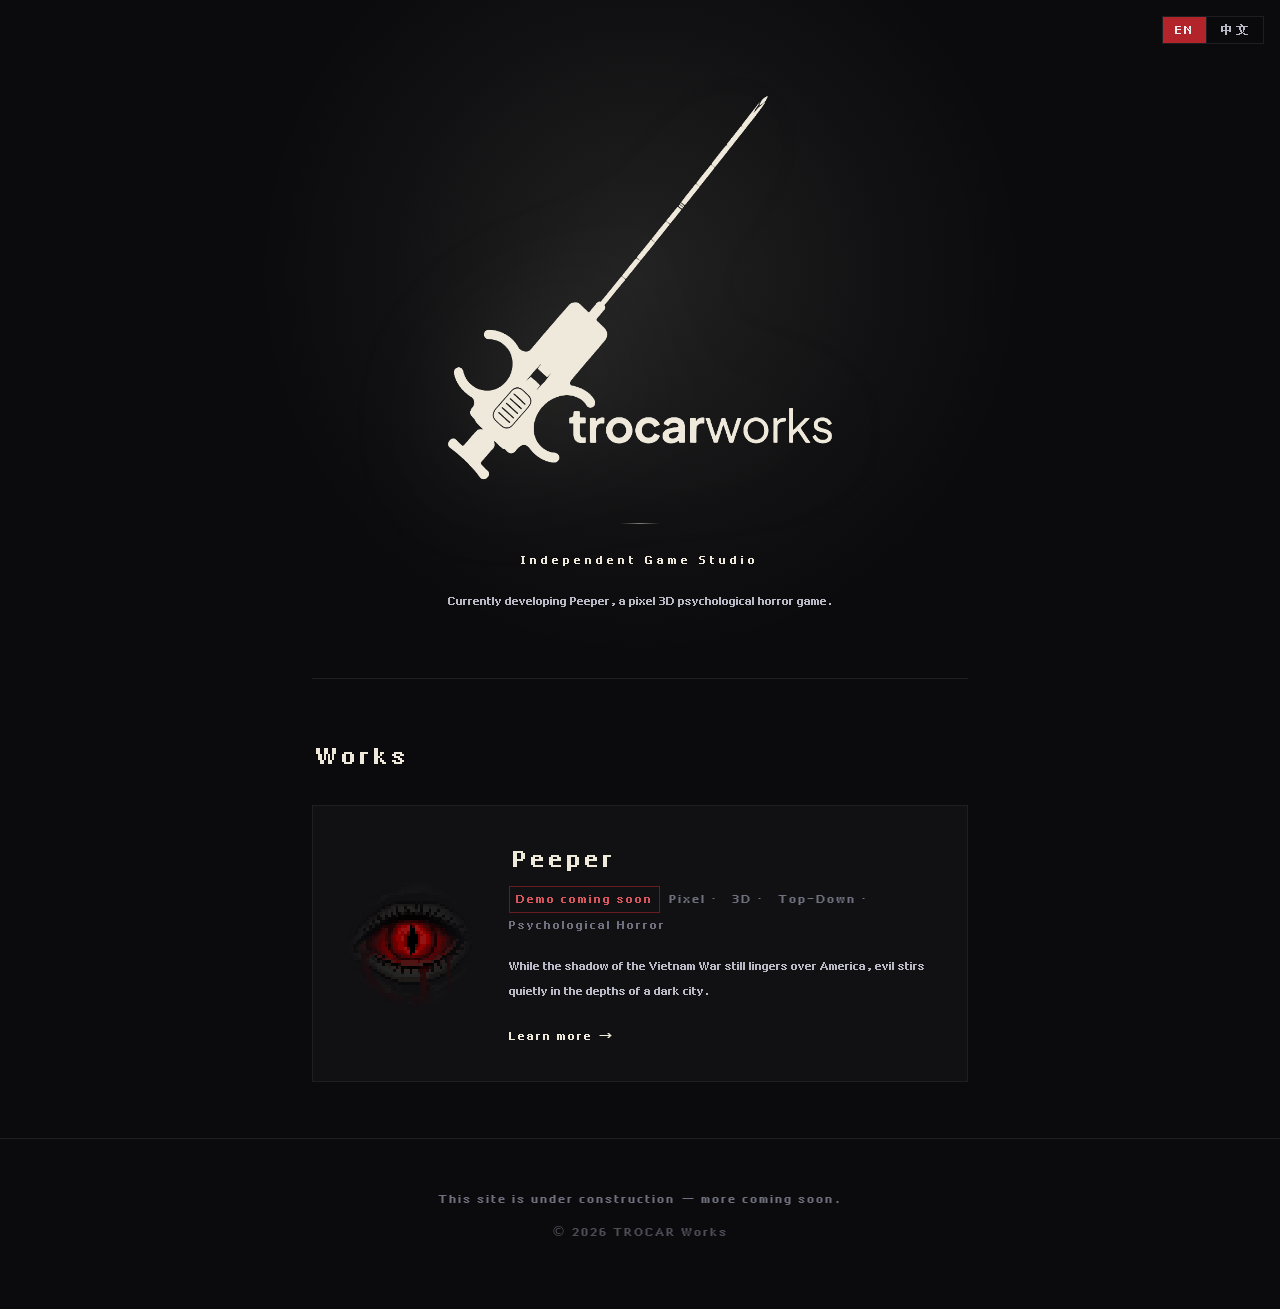
<file: index.html>
<!DOCTYPE html>
<html lang="en">
<head>
<meta charset="utf-8">
<meta name="viewport" content="width=device-width, initial-scale=1">
<meta name="google-site-verification" content="JdABJlmAXZ-i6PyS3YtTHiuFWlT9FehHPzNywDjufh8">
<title>TROCAR Works</title>
<meta name="robots" content="noindex">
<meta http-equiv="refresh" content="1; url=en/">
<script>
    /* 语言入口：手动选过（localStorage "trocar-lang" = zh|en）优先；
       否则看浏览器语言，zh 开头进 /zh/，其余进 /en/。禁用 JS 时由 meta refresh
       落到英文页。各语言页右上角的切换链接会把选择写回这个键。 */
    (function () {
        var l = '';
        try { l = localStorage.getItem('trocar-lang') || ''; } catch (e) { }
        if (l !== 'zh' && l !== 'en') {
            var b = (navigator.languages && navigator.languages[0]) || navigator.language || '';
            l = /^zh/i.test(b) ? 'zh' : 'en';
        }
        location.replace(l + '/');
    })();
</script>
</head>
<body>
<noscript>
    <a href="en/">English</a> / <a href="zh/">中文</a>
</noscript>
</body>
</html>
</file>
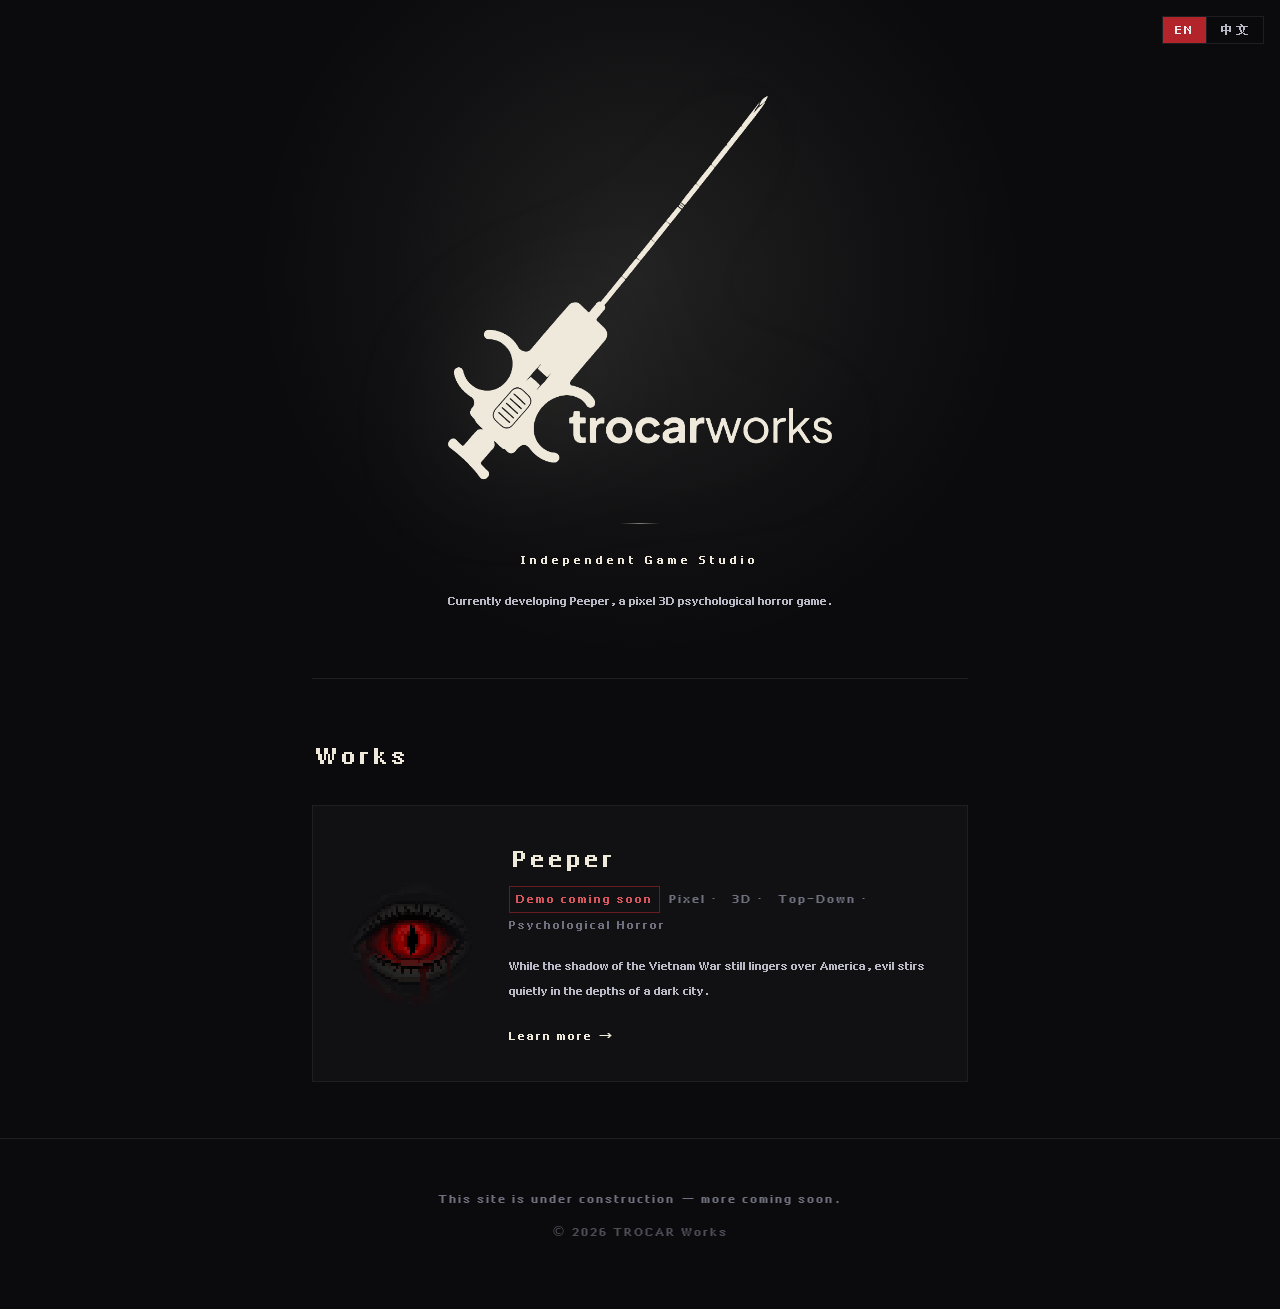
<file: en/index.html>
<!DOCTYPE html>
<html lang="en">
<head>
<meta charset="utf-8">
<meta name="viewport" content="width=device-width, initial-scale=1">
<title>TROCAR Works</title>
<meta name="description" content="TROCAR Works is an independent game studio, currently developing Peeper, a pixel 3D psychological horror game.">
<link rel="canonical" href="https://trocarworks.site/en/">
<link rel="alternate" hreflang="en" href="https://trocarworks.site/en/">
<link rel="alternate" hreflang="zh-CN" href="https://trocarworks.site/zh/">
<link rel="alternate" hreflang="x-default" href="https://trocarworks.site/">
<meta name="theme-color" content="#0b0b0d">
<link rel="icon" type="image/png" sizes="32x32" href="../assets/icons/favicon-32.png">
<link rel="icon" type="image/png" sizes="64x64" href="../assets/icons/favicon-64.png">
<link rel="apple-touch-icon" href="../assets/icons/apple-touch-icon.png">
<meta property="og:type" content="website">
<meta property="og:site_name" content="TROCAR Works">
<meta property="og:title" content="TROCAR Works">
<meta property="og:description" content="An independent game studio, currently developing Peeper, a pixel 3D psychological horror game.">
<meta property="og:url" content="https://trocarworks.site/en/">
<meta property="og:image" content="https://trocarworks.site/assets/brand/og-image.png">
<meta property="og:image:width" content="1200">
<meta property="og:image:height" content="630">
<meta property="og:locale" content="en_US">
<meta name="twitter:card" content="summary_large_image">
<link rel="preload" href="../assets/fonts/Uranus_Pixel_11Px.woff2" as="font" type="font/woff2" crossorigin>
<link rel="stylesheet" href="../assets/css/base.css">
    <link rel="stylesheet" href="../assets/css/root.css">
</head>
<body>

    <nav class="lang-switch" aria-label="Language">
        <a href="./" aria-current="page" data-lang="en">EN</a>
        <a href="../zh/" data-lang="zh">中文</a>
    </nav>
<header class="hero">
  <h1 class="reveal"><img src="../assets/brand/logo-lockup.png" alt="TROCAR Works" width="717" height="716"></h1>
  <p class="kicker reveal reveal-2">Independent Game Studio</p>
  <p class="lede reveal reveal-3">Currently developing Peeper, a pixel 3D psychological horror game.</p>
</header>

<main>
  <section class="reveal reveal-4">
    <h2>Works</h2>
    <a class="card" href="peeper/">
      <span class="thumb">
        <img src="../assets/peeper/eye.png" alt="" width="237" height="237">
      </span>
      <span class="card-body">
        <span class="card-title">Peeper</span>
        <span class="card-meta"><span class="badge">Demo coming soon</span>Pixel · 3D · Top-Down · Psychological Horror</span>
        <span class="card-desc">While the shadow of the Vietnam War still lingers over America, evil stirs quietly in the depths of a dark city.</span>
        <span class="card-more">Learn more<span class="arrow">→</span></span>
      </span>
    </a>
  </section>
</main>

<footer class="site-footer">
  <p>This site is under construction — more coming soon.</p>
  <p class="copy">© 2026 TROCAR Works</p>
</footer>

    <script src="../assets/js/lang-switch.js" defer></script>
</body>
</html>
</file>
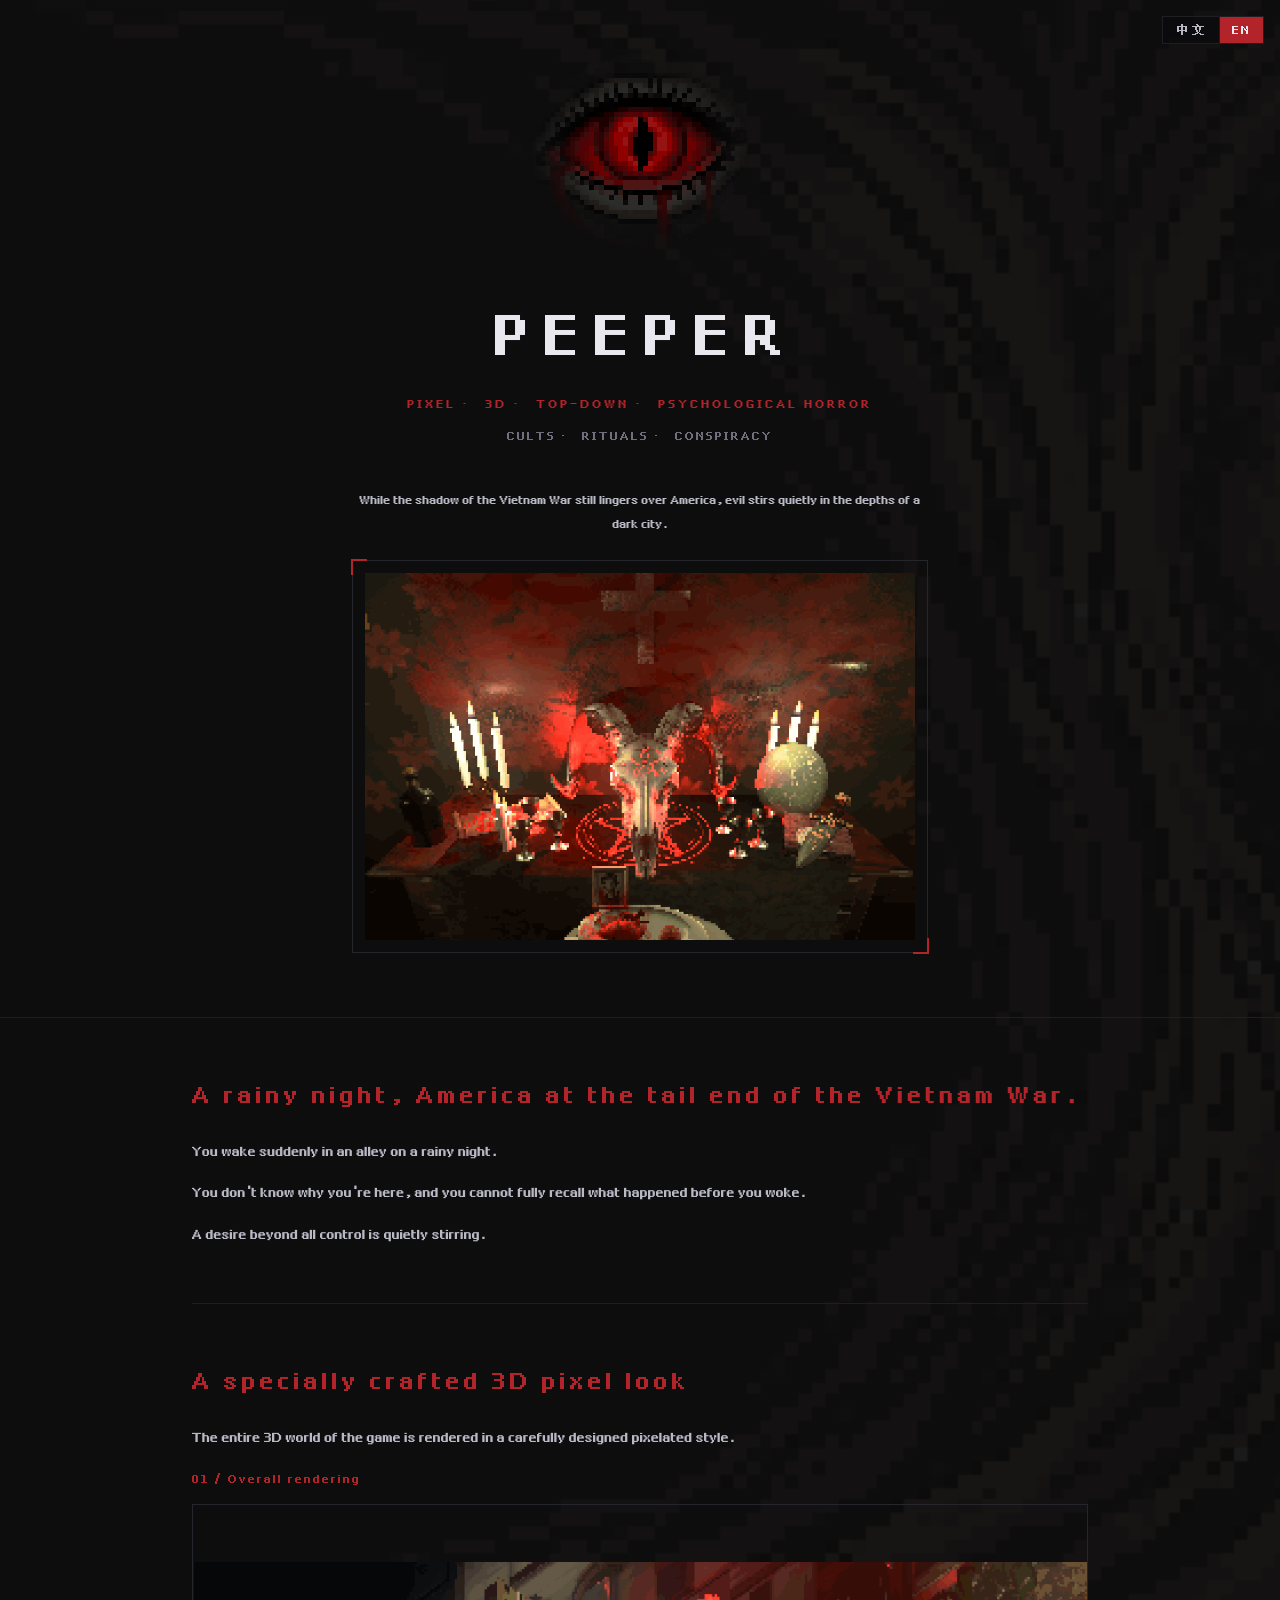
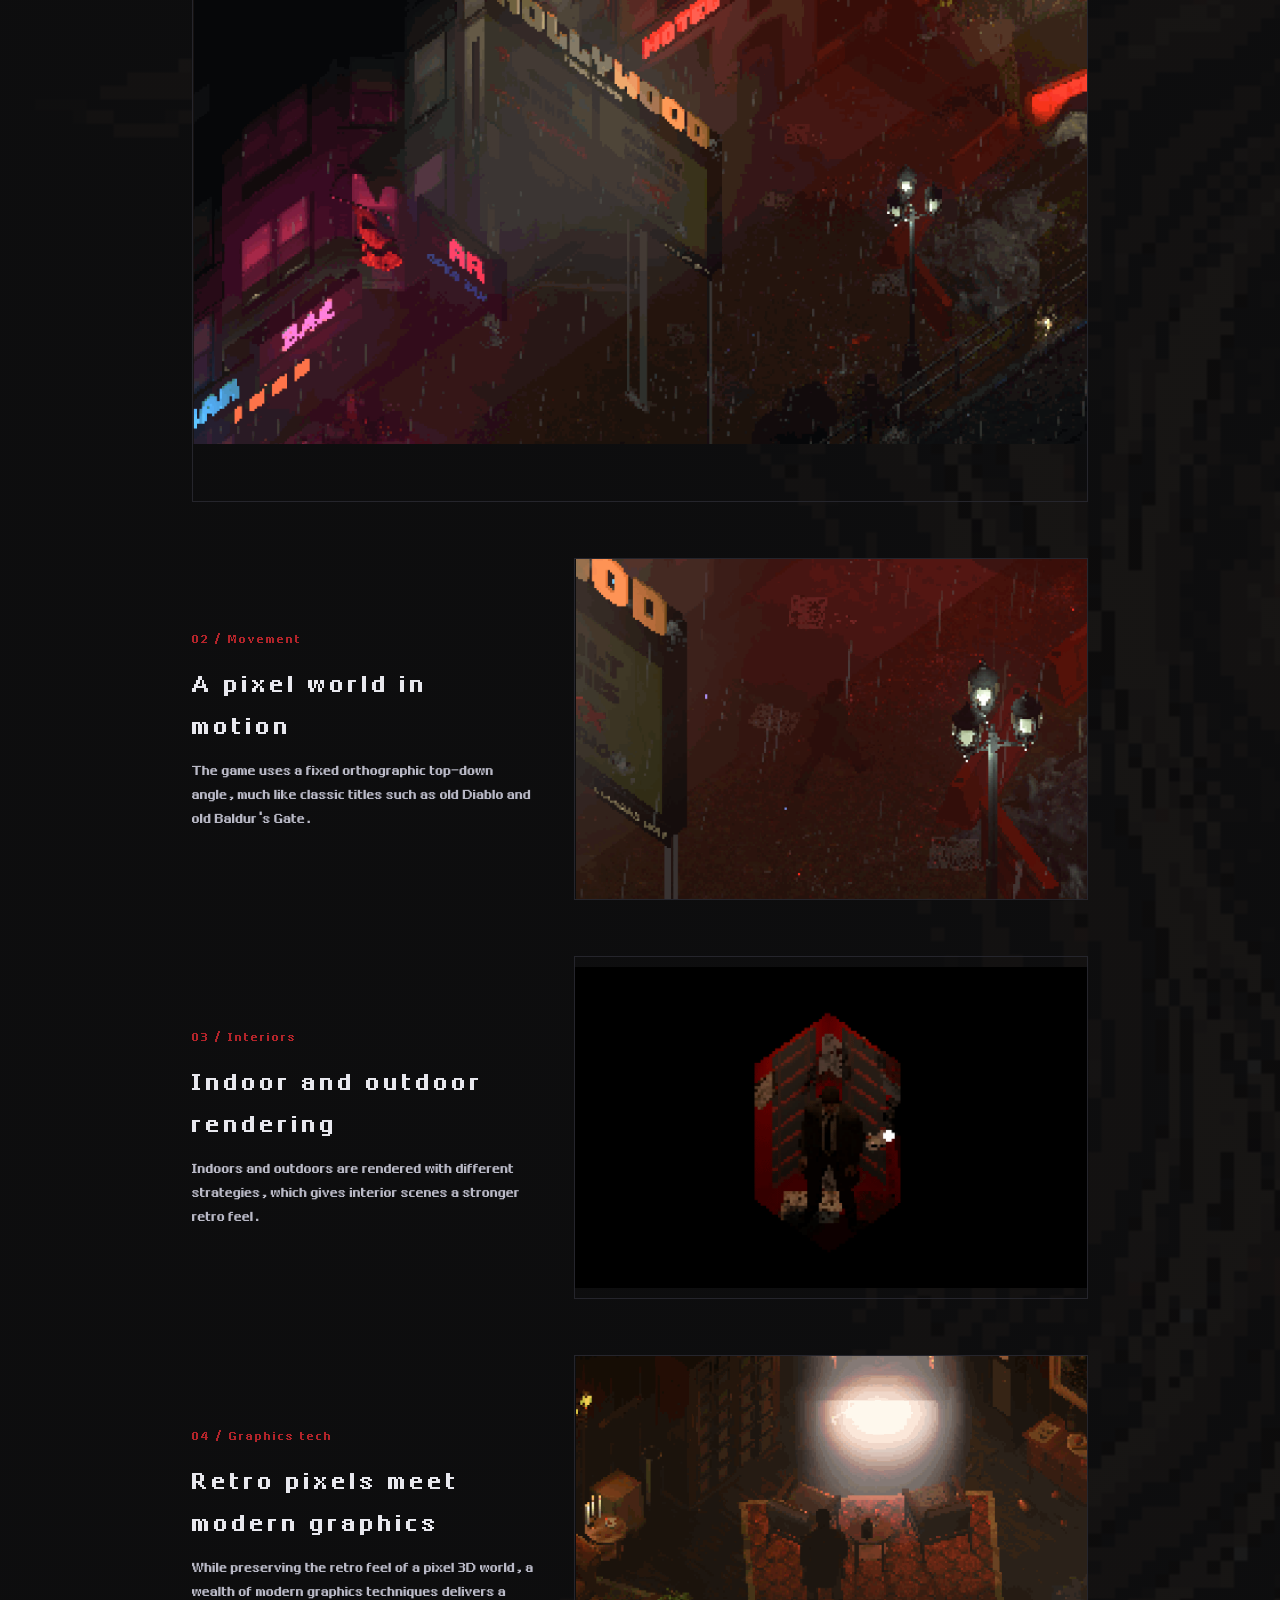
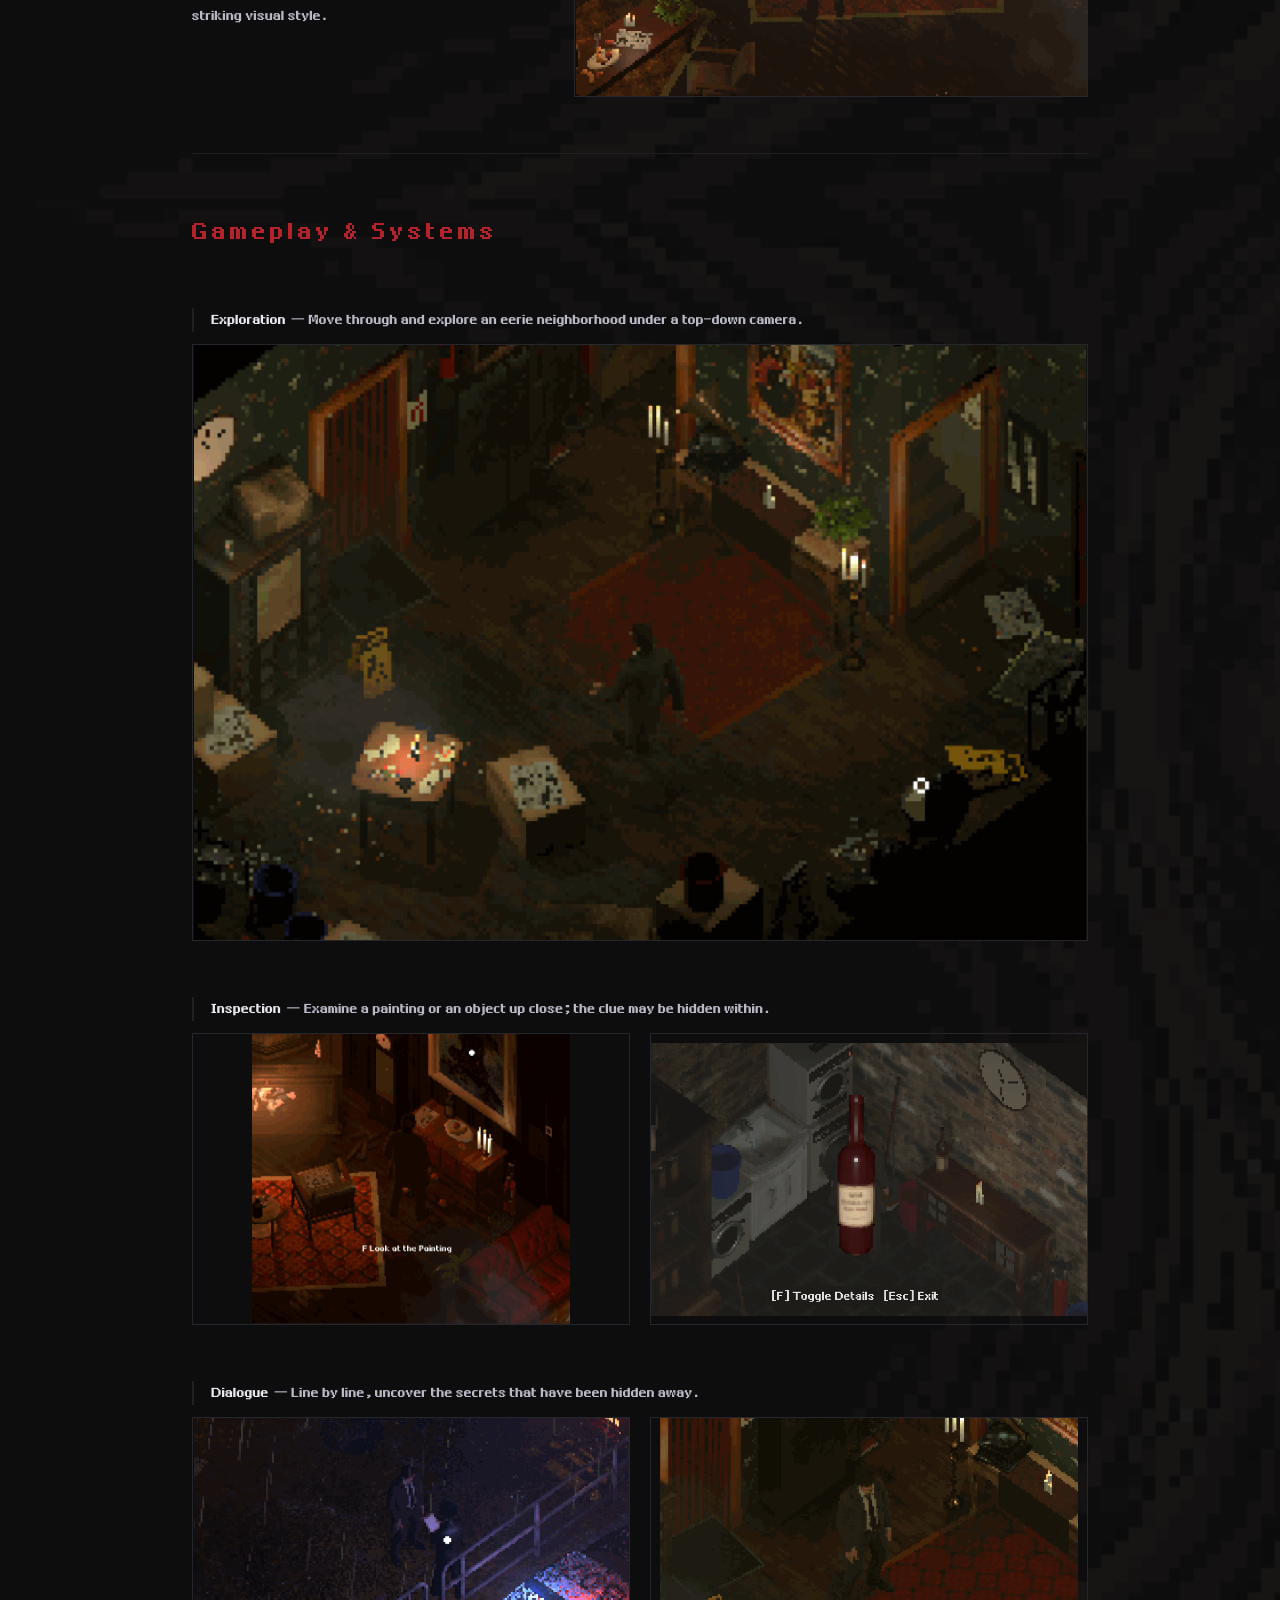
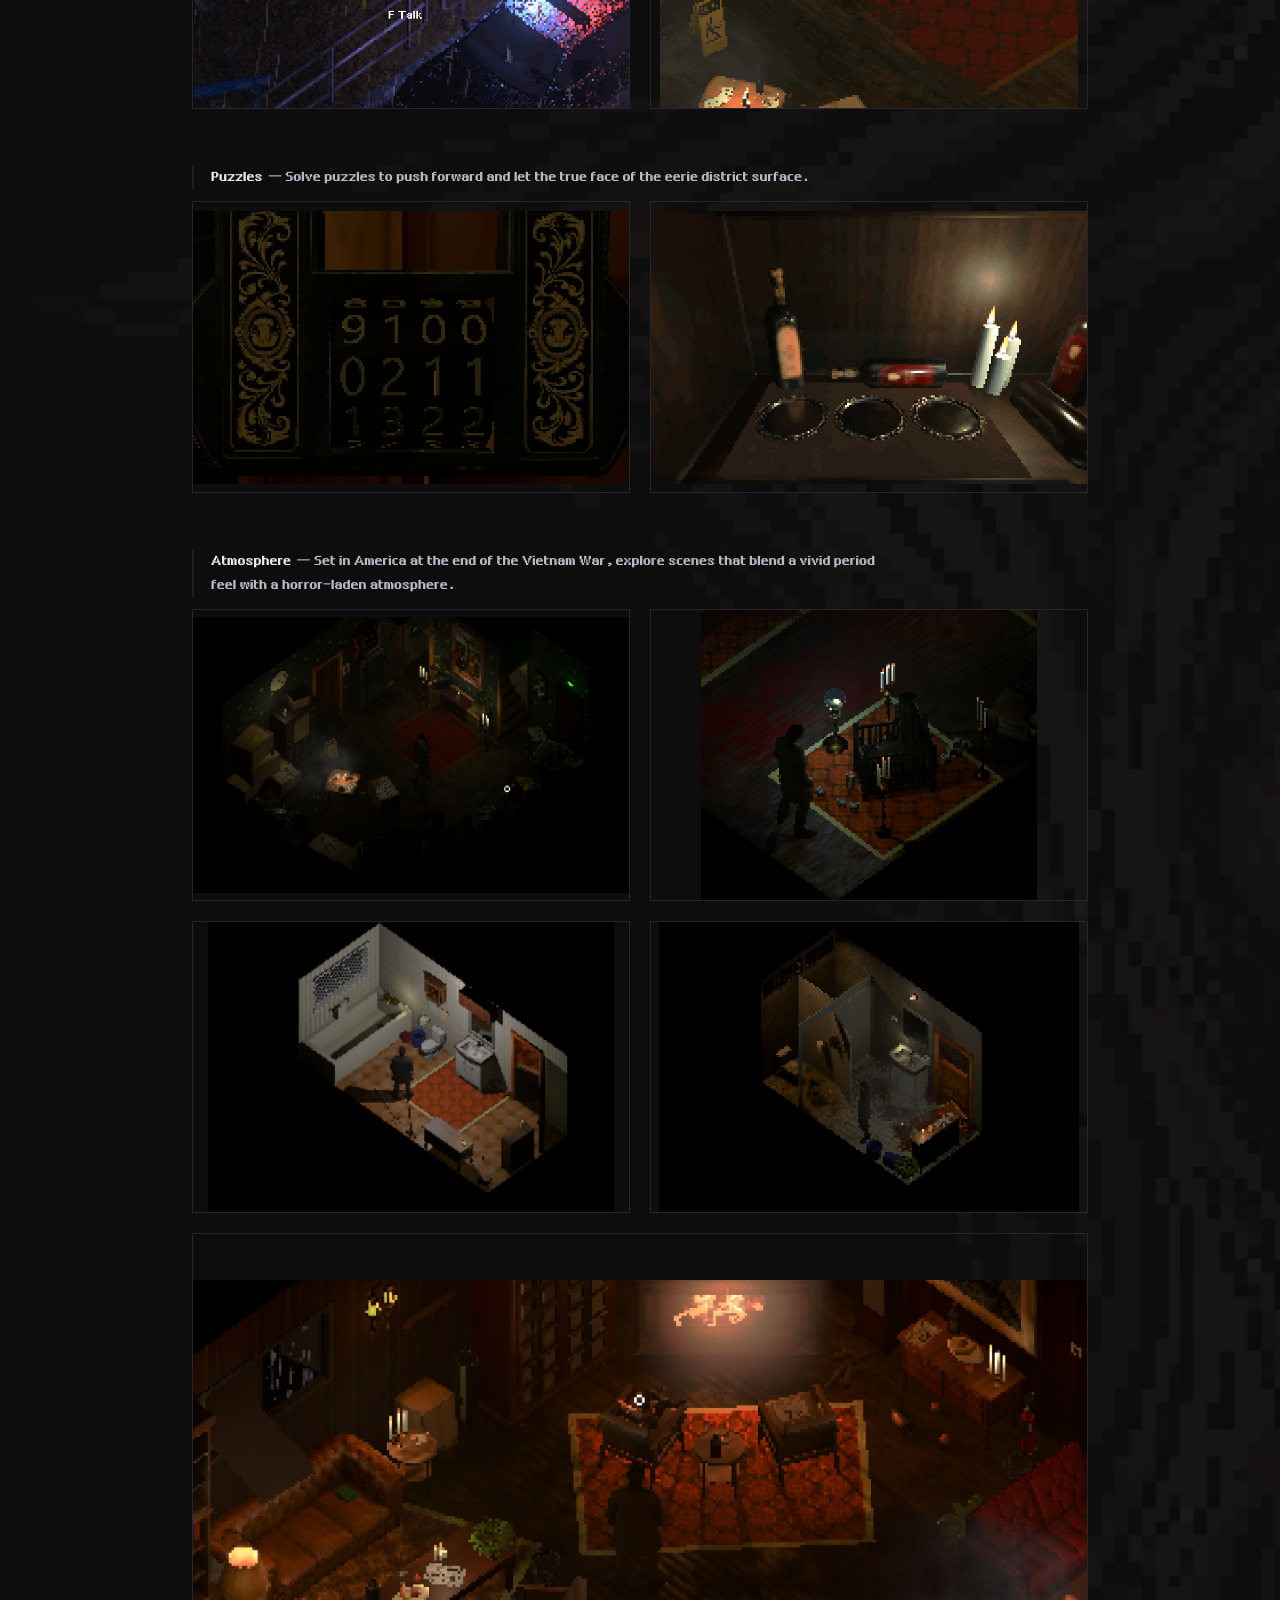
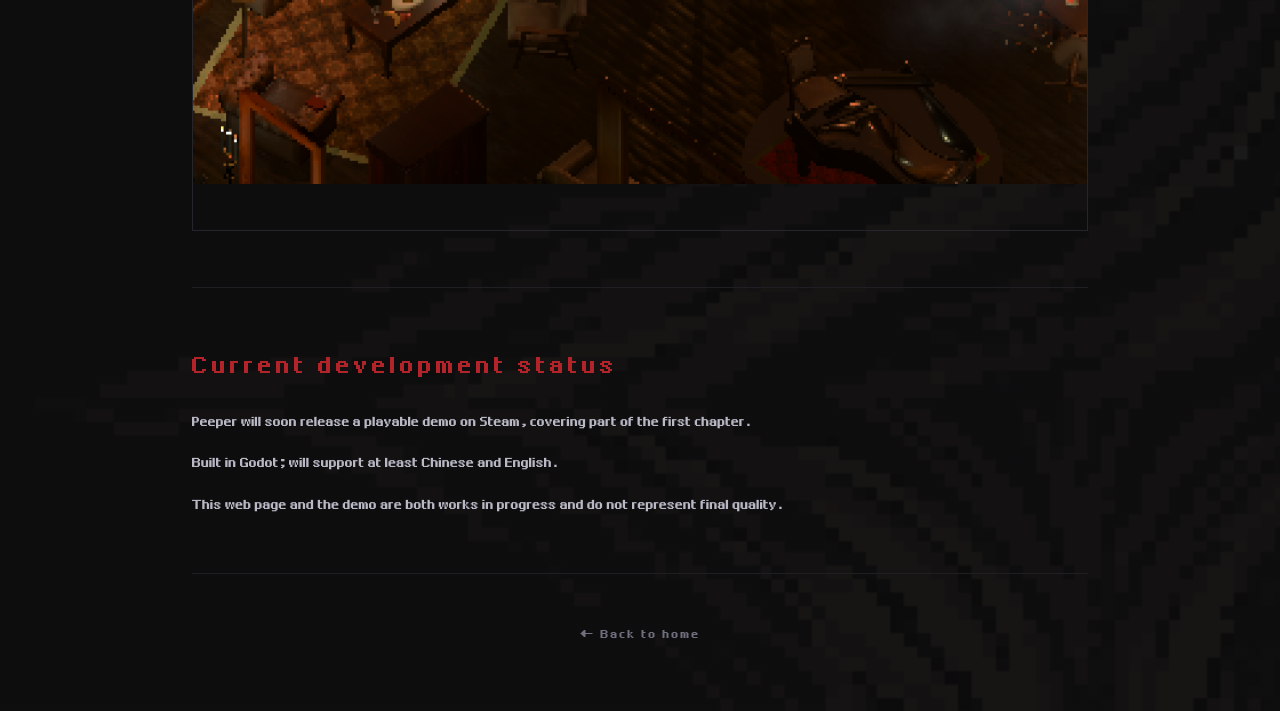
<file: Peeper/index.html>
<!DOCTYPE html>
<html lang="en">
<head>
<meta charset="utf-8">
<meta name="viewport" content="width=device-width, initial-scale=1">
<title>Peeper</title>
<meta name="robots" content="noindex">
<meta http-equiv="refresh" content="1; url=/en/peeper/">
<script>
    /* 旧地址兼容壳：/Peeper/ 曾长期对外分发（大小写以旧链接为准，故目录保留
   大写），内容已迁至 /zh/peeper/ 与 /en/peeper/，这里只做语言检测跳转。
   语言入口：手动选过（localStorage "trocar-lang" = zh|en）优先；
       否则看浏览器语言，zh 开头进 /zh/，其余进 /en/。禁用 JS 时由 meta refresh
       落到英文页。各语言页右上角的切换链接会把选择写回这个键。 */
    (function () {
        var l = '';
        try { l = localStorage.getItem('trocar-lang') || ''; } catch (e) { }
        if (l !== 'zh' && l !== 'en') {
            var b = (navigator.languages && navigator.languages[0]) || navigator.language || '';
            l = /^zh/i.test(b) ? 'zh' : 'en';
        }
        location.replace('/' + l + '/peeper/');
    })();
</script>
</head>
<body>
<noscript>
    <a href="/en/peeper/">English</a> / <a href="/zh/peeper/">中文</a>
</noscript>
</body>
</html>
</file>
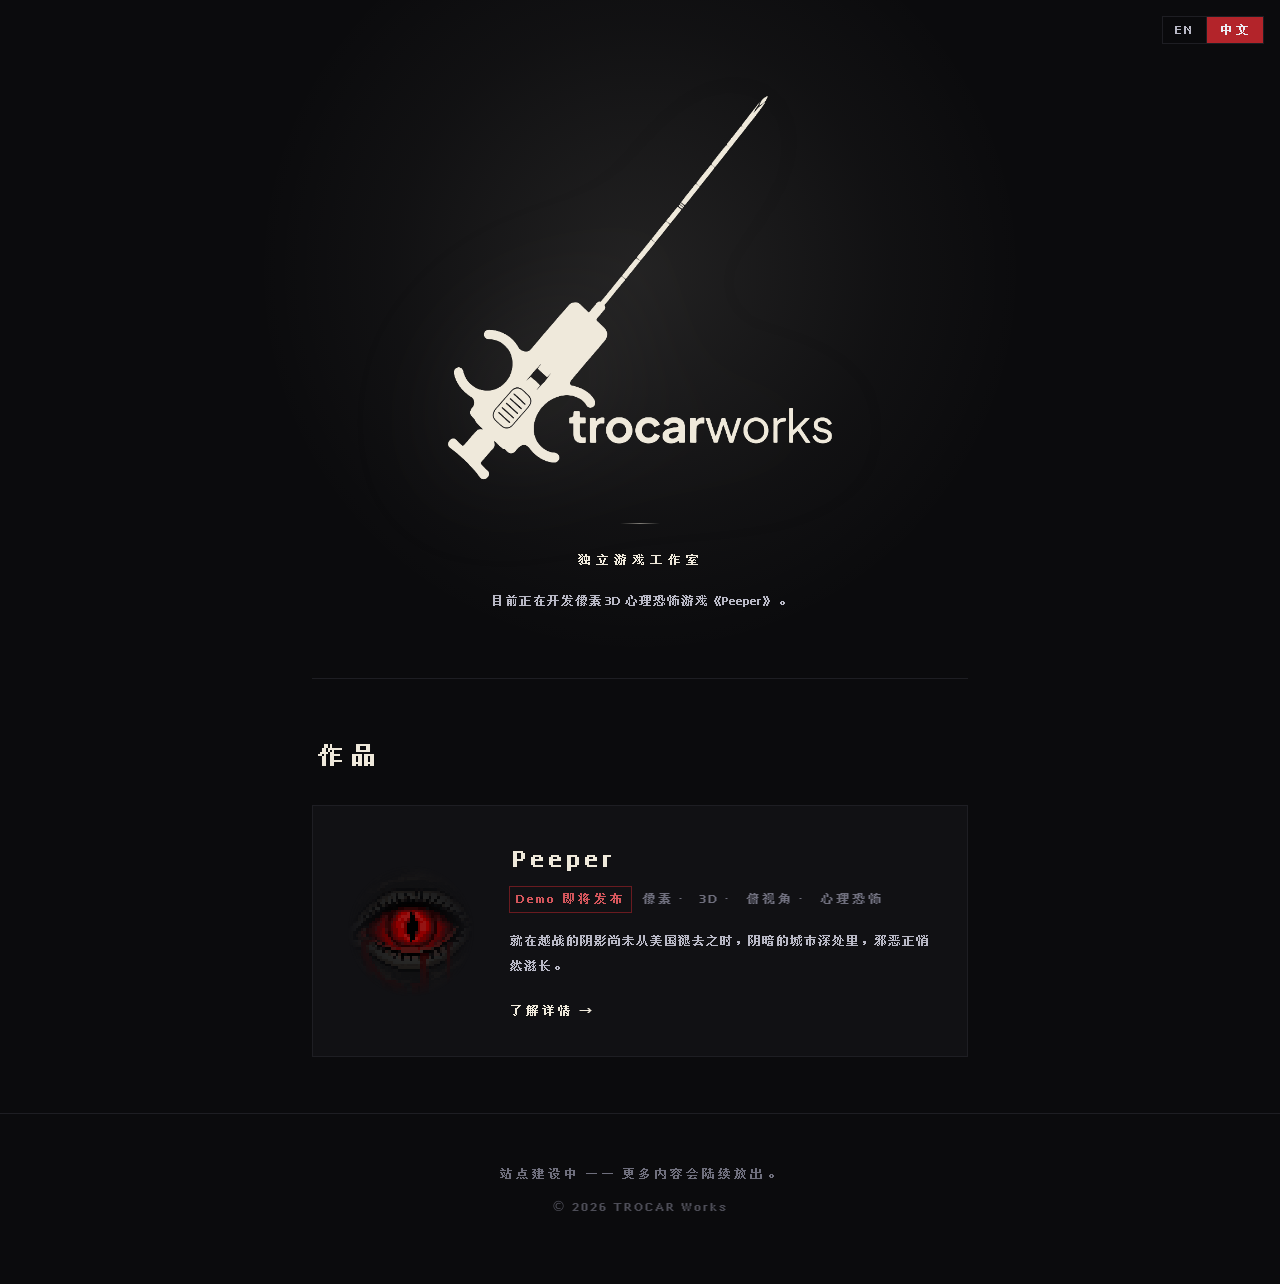
<file: zh/index.html>
<!DOCTYPE html>
<html lang="zh-CN">
<head>
<meta charset="utf-8">
<meta name="viewport" content="width=device-width, initial-scale=1">
<title>TROCAR Works</title>
<meta name="description" content="TROCAR Works 独立游戏工作室 —— 目前正在开发像素 3D 心理恐怖游戏《Peeper》。">
<link rel="canonical" href="https://trocarworks.site/zh/">
<link rel="alternate" hreflang="en" href="https://trocarworks.site/en/">
<link rel="alternate" hreflang="zh-CN" href="https://trocarworks.site/zh/">
<link rel="alternate" hreflang="x-default" href="https://trocarworks.site/">
<meta name="theme-color" content="#0b0b0d">
<link rel="icon" type="image/png" sizes="32x32" href="../assets/icons/favicon-32.png">
<link rel="icon" type="image/png" sizes="64x64" href="../assets/icons/favicon-64.png">
<link rel="apple-touch-icon" href="../assets/icons/apple-touch-icon.png">
<meta property="og:type" content="website">
<meta property="og:site_name" content="TROCAR Works">
<meta property="og:title" content="TROCAR Works">
<meta property="og:description" content="独立游戏工作室 —— 目前正在开发像素 3D 心理恐怖游戏《Peeper》。">
<meta property="og:url" content="https://trocarworks.site/zh/">
<meta property="og:image" content="https://trocarworks.site/assets/brand/og-image.png">
<meta property="og:image:width" content="1200">
<meta property="og:image:height" content="630">
<meta property="og:locale" content="zh_CN">
<meta name="twitter:card" content="summary_large_image">
<link rel="preload" href="../assets/fonts/Uranus_Pixel_11Px.woff2" as="font" type="font/woff2" crossorigin>
<link rel="stylesheet" href="../assets/css/base.css">
    <link rel="stylesheet" href="../assets/css/root.css">
</head>
<body>

    <nav class="lang-switch" aria-label="Language">
        <a href="../en/" data-lang="en">EN</a>
        <a href="./" aria-current="page" data-lang="zh">中文</a>
    </nav>
<header class="hero">
  <h1 class="reveal"><img src="../assets/brand/logo-lockup.png" alt="TROCAR Works" width="717" height="716"></h1>
  <p class="kicker reveal reveal-2">独立游戏工作室</p>
  <p class="lede reveal reveal-3">目前正在开发像素 3D 心理恐怖游戏《Peeper》。</p>
</header>

<main>
  <section class="reveal reveal-4">
    <h2>作品</h2>
    <a class="card" href="peeper/">
      <span class="thumb">
        <img src="../assets/peeper/eye.png" alt="" width="237" height="237">
      </span>
      <span class="card-body">
        <span class="card-title">Peeper</span>
        <span class="card-meta"><span class="badge">Demo 即将发布</span>像素 · 3D · 俯视角 · 心理恐怖</span>
        <span class="card-desc">就在越战的阴影尚未从美国褪去之时，阴暗的城市深处里，邪恶正悄然滋长。</span>
        <span class="card-more">了解详情<span class="arrow">→</span></span>
      </span>
    </a>
  </section>
</main>

<footer class="site-footer">
  <p>站点建设中 —— 更多内容会陆续放出。</p>
  <p class="copy">© 2026 TROCAR Works</p>
</footer>

    <script src="../assets/js/lang-switch.js" defer></script>
</body>
</html>
</file>
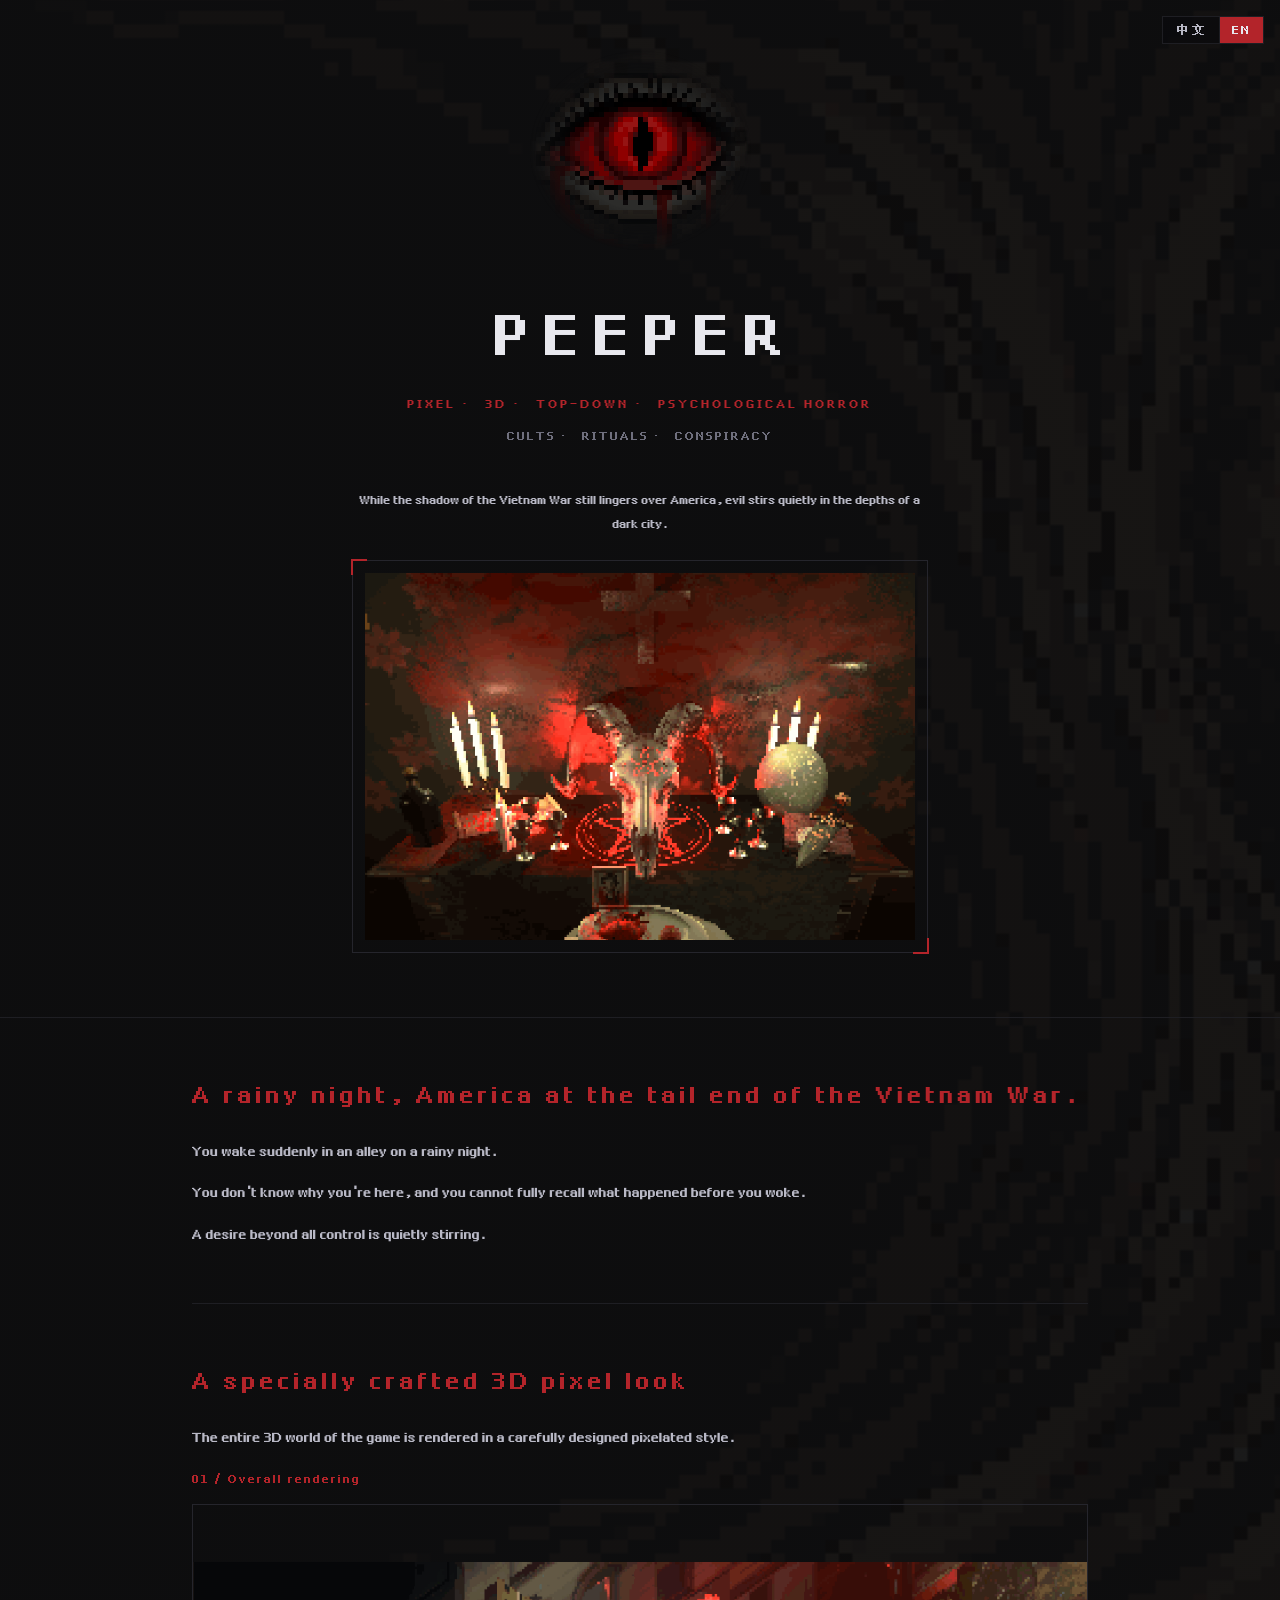
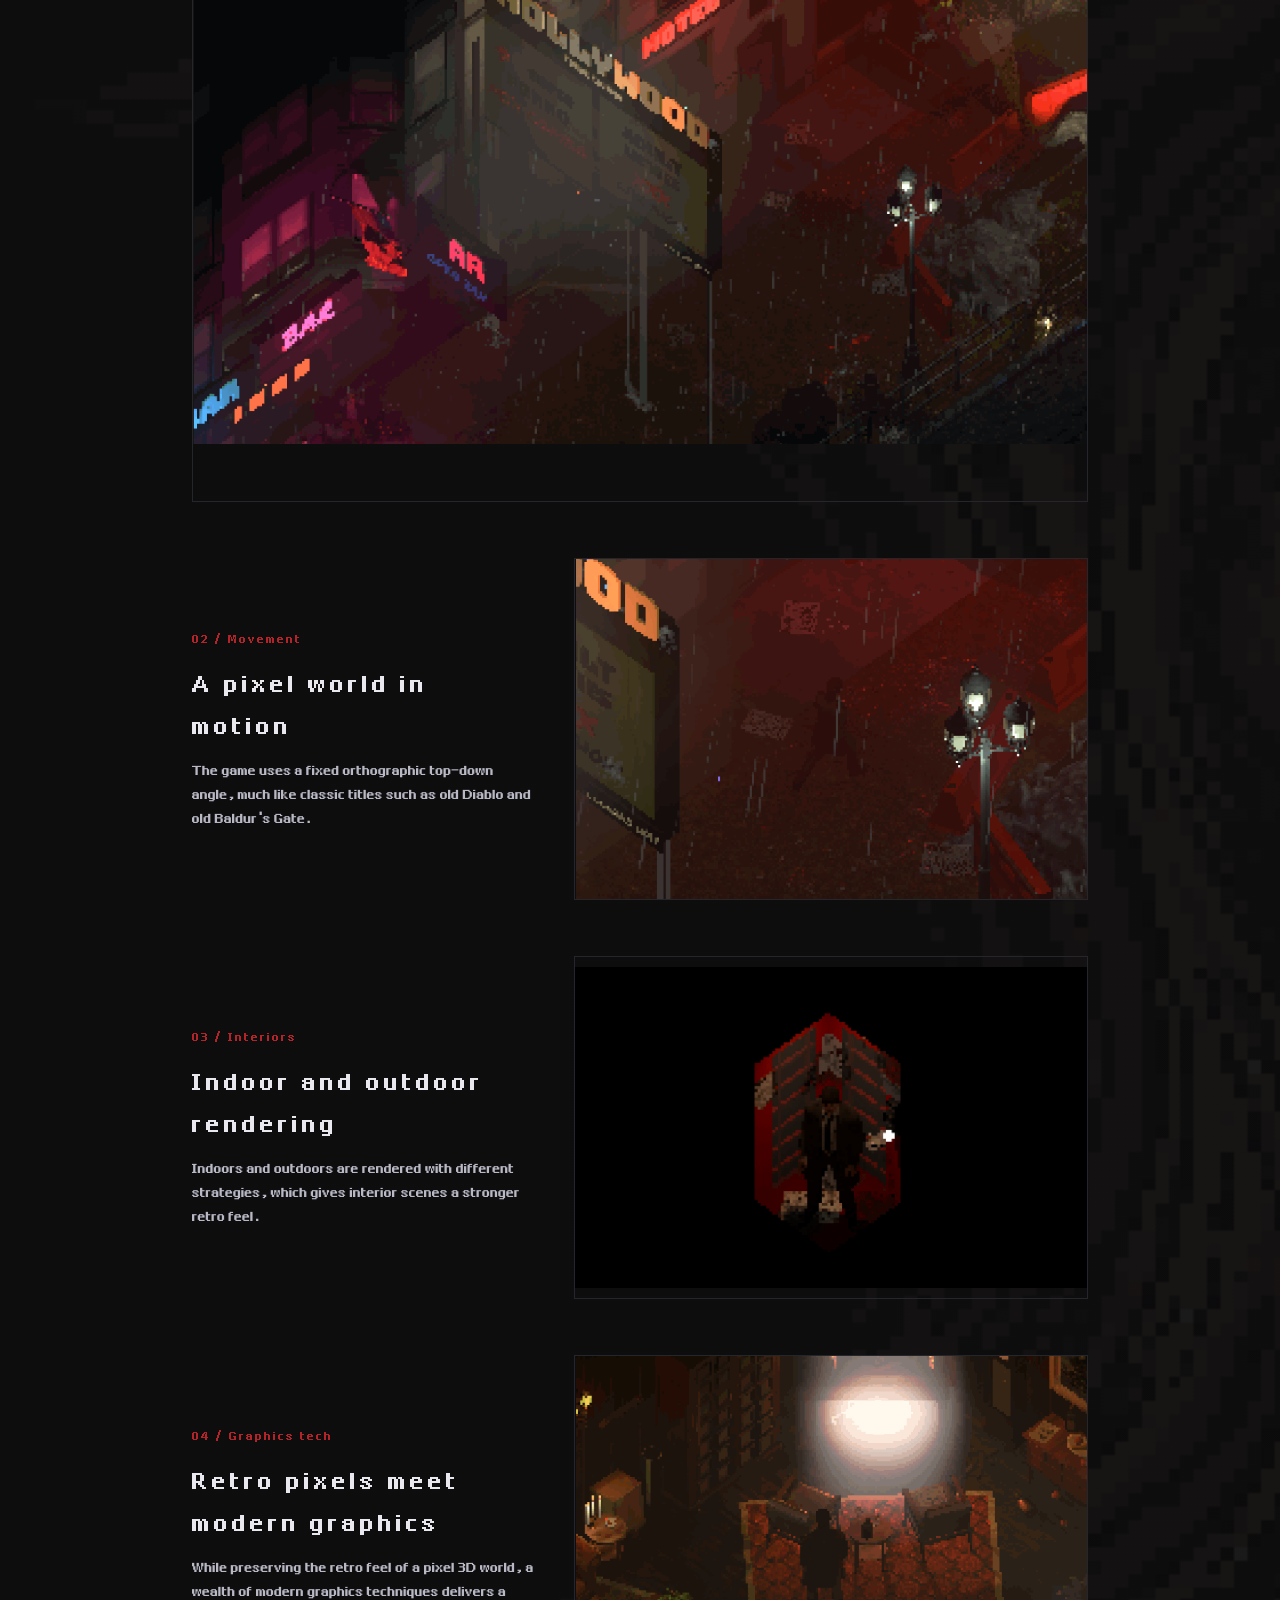
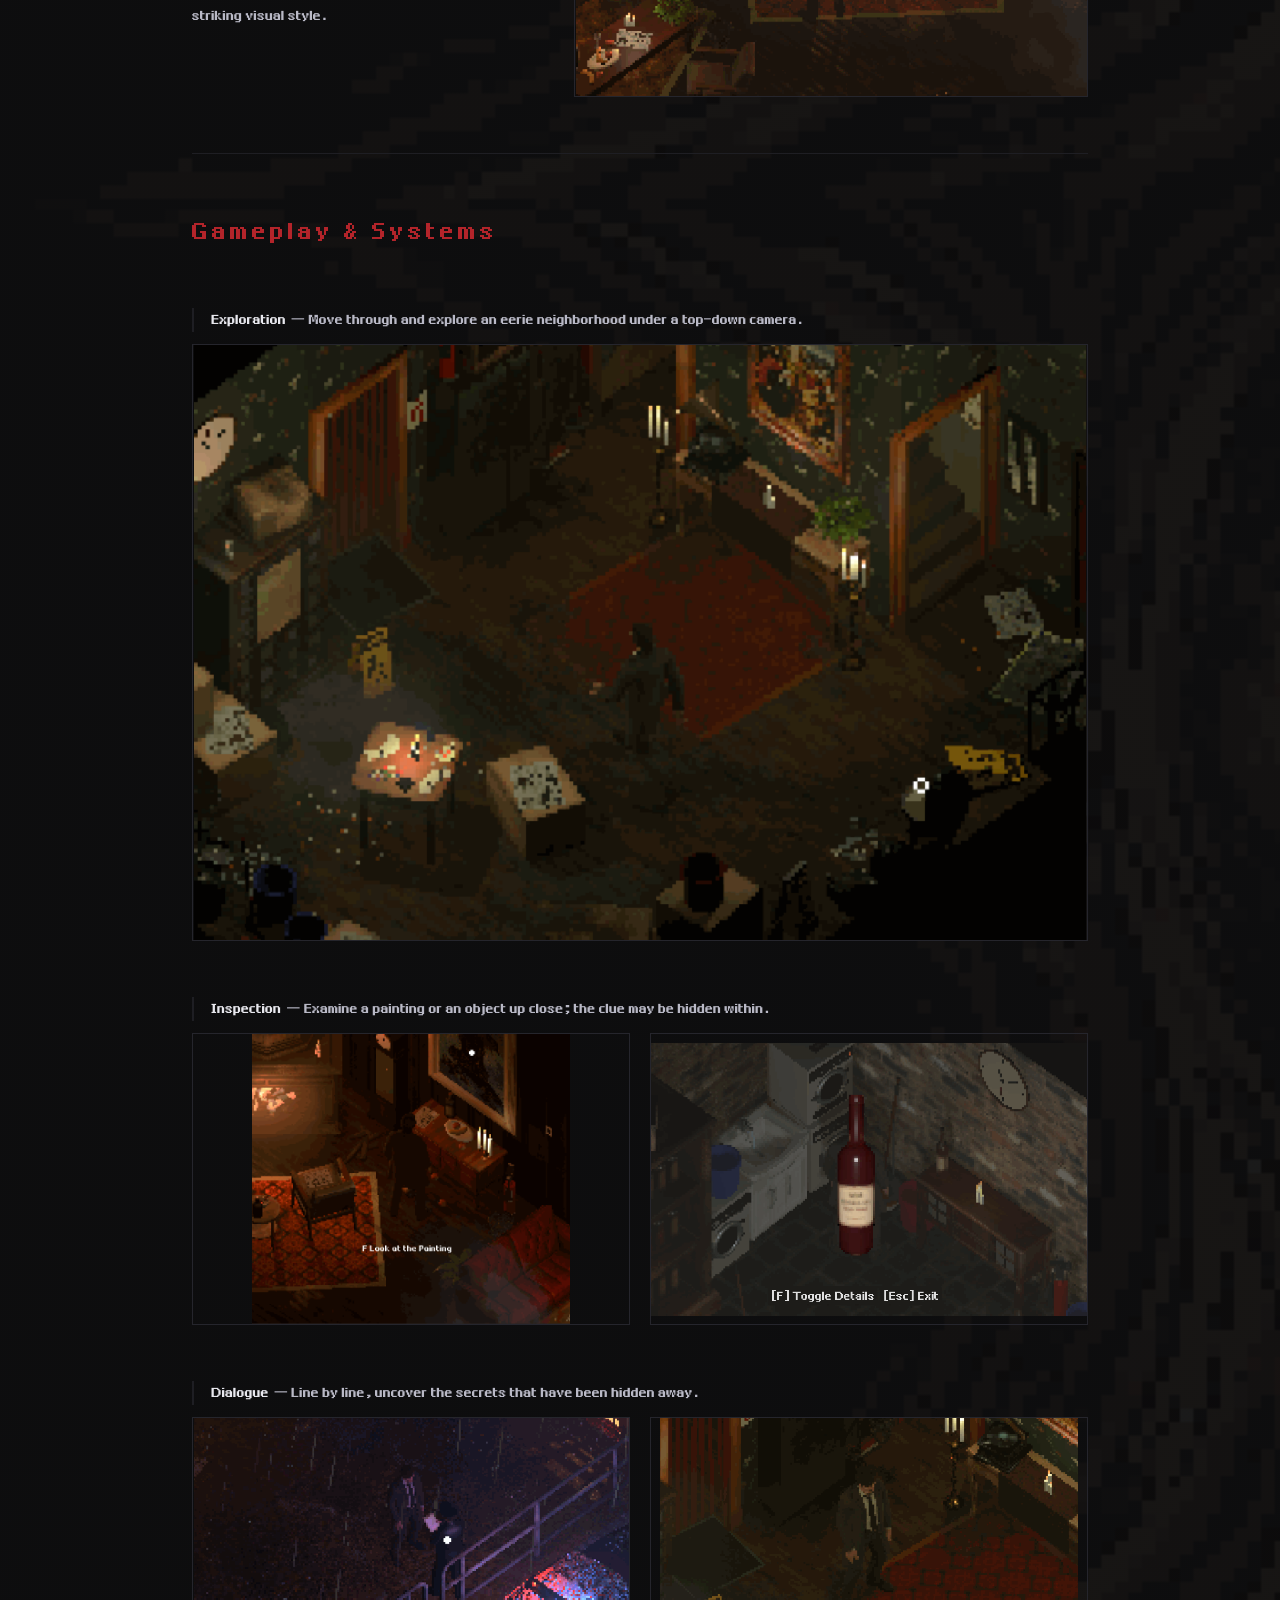
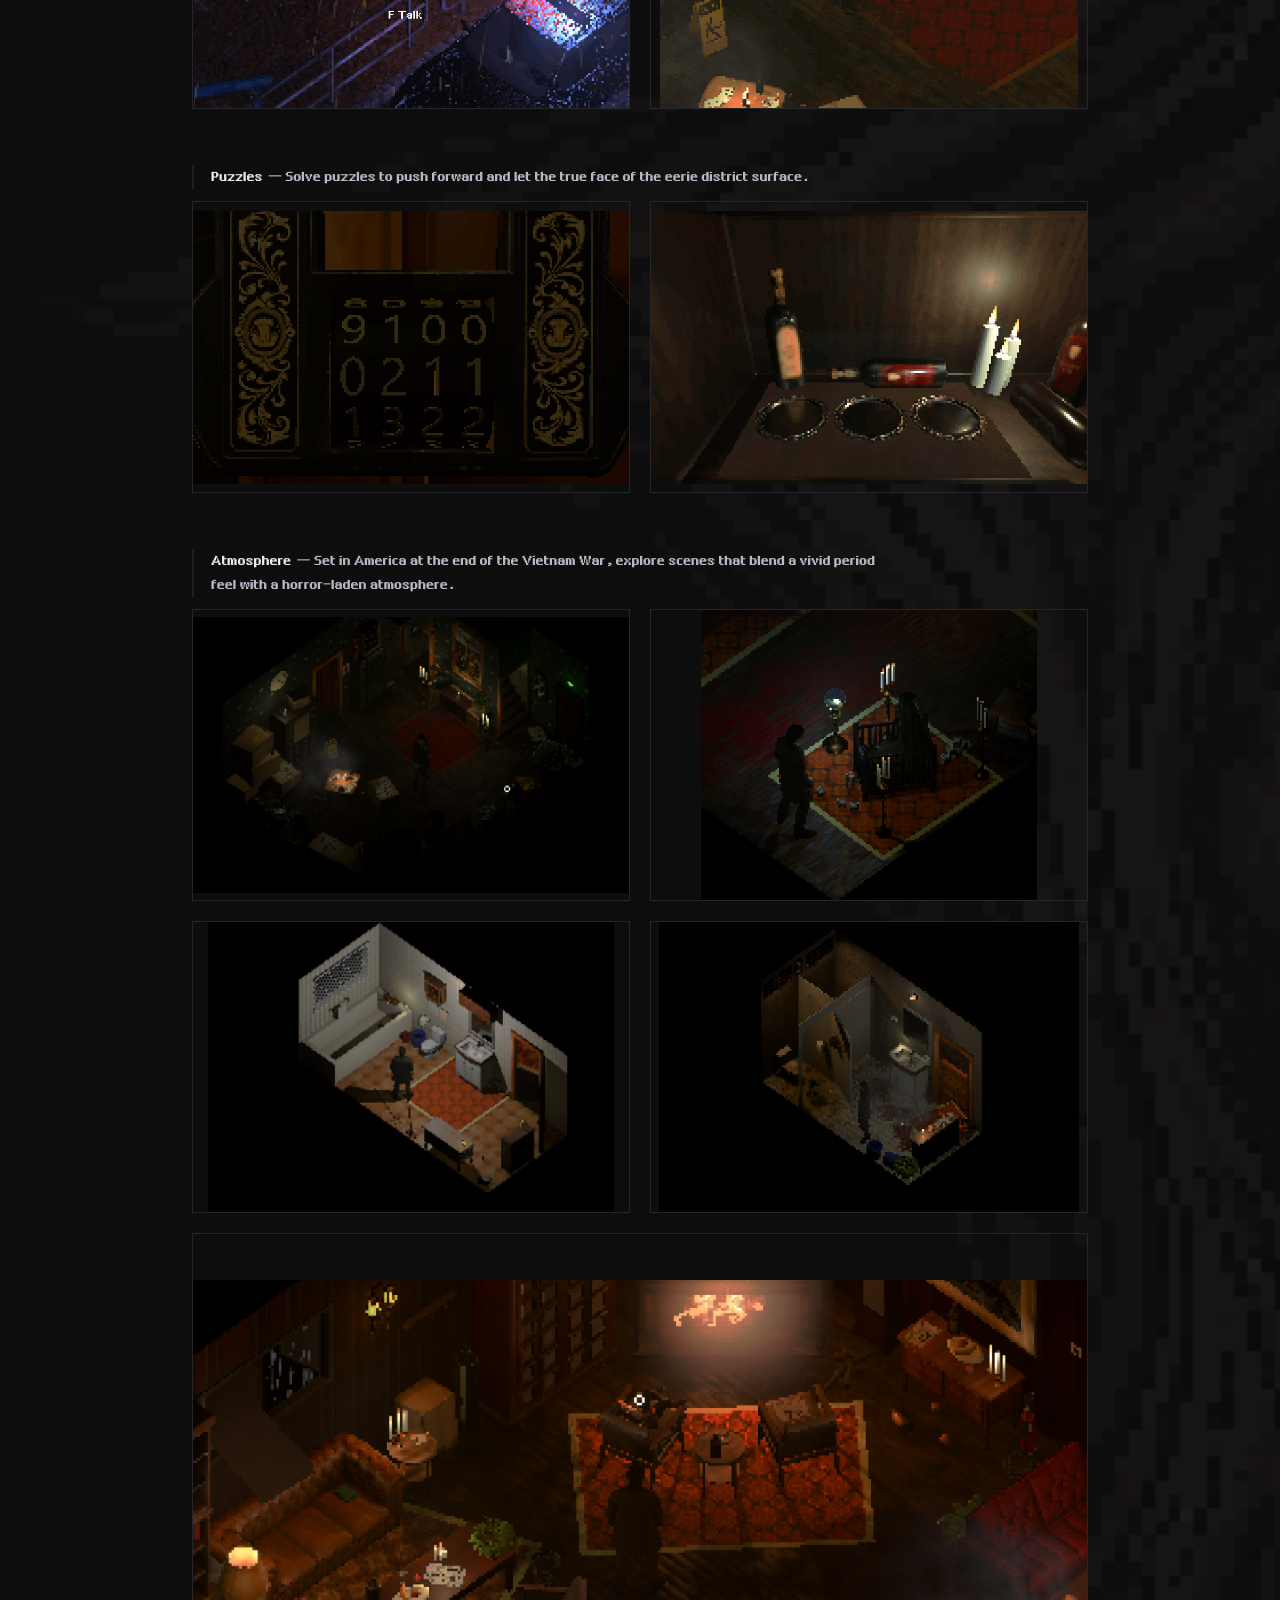
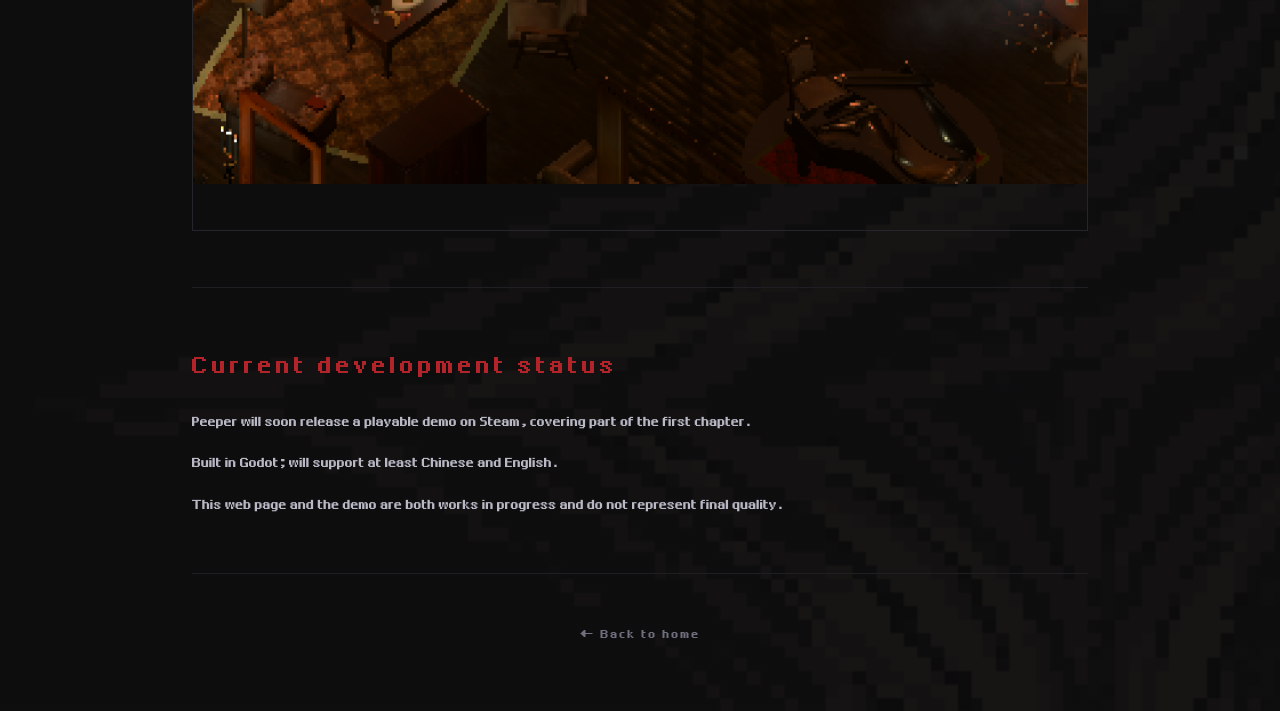
<file: en/peeper/index.html>
<!DOCTYPE html>
<html lang="en">
<head>
    <meta charset="utf-8">
    <meta name="viewport" content="width=device-width, initial-scale=1">


    <title>Peeper — Pixel 3D Psychological Horror Game</title>
    <meta name="description" content="Peeper is a pixel 3D psychological horror game: America at the tail end of the Vietnam War, an amnesiac man in a curfewed city, drawn by an unquenchable thirst to a bar.">
    <link rel="canonical" href="https://trocarworks.site/en/peeper/">
    <link rel="alternate" hreflang="en" href="https://trocarworks.site/en/peeper/">
    <link rel="alternate" hreflang="zh-CN" href="https://trocarworks.site/zh/peeper/">
    <link rel="alternate" hreflang="x-default" href="https://trocarworks.site/en/peeper/">
    <link rel="preload" href="../../assets/fonts/Uranus_Pixel_11Px.woff2" as="font" type="font/woff2" crossorigin>
    <link rel="icon" type="image/png" sizes="32x32" href="../../assets/icons/peeper-favicon-32.png">
    <link rel="icon" type="image/png" sizes="64x64" href="../../assets/icons/peeper-favicon-64.png">
    <link rel="apple-touch-icon" href="../../assets/icons/peeper-apple-touch-icon.png">


    <link rel="stylesheet" href="../../assets/css/base.css">
    <link rel="stylesheet" href="../../assets/css/peeper.css">

    <script data-goatcounter="https://trocarworks.goatcounter.com/count"
            async src="//gc.zgo.at/count.js"></script>
</head>
<body>

    <nav class="lang-switch" aria-label="Language">
        <a href="../../zh/peeper/" data-lang="zh">中文</a>
        <a href="./" aria-current="page" data-lang="en">EN</a>
    </nav>

    <header class="hero">
        <div class="eye" role="img"
             aria-label="Peeper logo: a pixelated red eye weeping blood, pupil follows the cursor">
            <img src="../../assets/peeper/eye-base.png" width="237" height="237" alt="">
            <img class="eye-pupil" src="../../assets/peeper/eye-pupil.png" width="237" height="237" alt="">
        </div>
        <h1>PEEPER</h1>

        <p class="tagline">
            PIXEL · 3D · TOP-DOWN · PSYCHOLOGICAL HORROR
        </p>

        <p class="themes">
            CULTS · RITUALS · CONSPIRACY
        </p>

        <p class="lede">
            While the shadow of the Vietnam War still lingers over America, evil stirs quietly in the depths of a dark city.
        </p>

        <figure class="hero-frame">
            <img src="../../assets/peeper/altar_dark.gif"
                 alt="Animated rainy alleyway at night">
        </figure>
    </header>

    <main>

        <section>
            <h2>
                A rainy night, America at the tail end of the Vietnam War.
            </h2>

            <p>
                You wake suddenly in an alley on a rainy night.
            </p>
            <p>
                You don't know why you're here, and you cannot fully recall what happened before you woke.
            </p>
            <p>
                A desire beyond all control is quietly stirring.
            </p>
        </section>

        <section>
            <h2>
                A specially crafted 3D pixel look
            </h2>

            <p>
                The entire 3D world of the game is rendered in a carefully designed pixelated style.
            </p>

            <figure class="media">
                <figcaption class="step-label">
                    01 / Overall rendering
                </figcaption>
                <img src="../../assets/peeper/main_street.gif" width="1141" height="616"
                     alt="Pixel 3D scene of a rainy street at night with neon signs and puddled pavement" loading="lazy">
            </figure>

            <div class="step">
                <div class="step-text">
                    <p class="step-label">
                        02 / Movement
                    </p>
                    <h3 class="step-title">
                        A pixel world in motion
                    </h3>
                    <p class="step-desc">
                        The game uses a fixed orthographic top-down angle, much like classic titles such as old <cite>Diablo</cite> and old <cite>Baldur's Gate</cite>.
                    </p>
                </div>
                <figure class="step-media">
                    <img src="../../assets/peeper/move_street.gif" width="720" height="480"
                         alt="Character moving through the alleys, pixels snapping to the grid" loading="lazy">
                </figure>
            </div>

            <div class="step">
                <div class="step-text">
                    <p class="step-label">
                        03 / Interiors
                    </p>
                    <h3 class="step-title">
                        Indoor and outdoor rendering
                    </h3>
                    <p class="step-desc">
                        Indoors and outdoors are rendered with different strategies, which gives interior scenes a stronger retro feel.
                    </p>
                </div>
                <figure class="step-media">
                    <img src="../../assets/peeper/inside_building_1.gif" width="560" height="351"
                         alt="Interior scene rendered with a different strategy from the outdoors" loading="lazy">
                </figure>
            </div>

            <div class="step">
                <div class="step-text">
                    <p class="step-label">
                        04 / Graphics tech
                    </p>
                    <h3 class="step-title">
                        Retro pixels meet modern graphics
                    </h3>
                    <p class="step-desc">
                        While preserving the retro feel of a pixel 3D world, a wealth of modern graphics techniques delivers a striking visual style.
                    </p>
                </div>
                <figure class="step-media">
                    <img src="../../assets/peeper/tech_1.gif" width="720" height="480"
                         alt="Modern graphics techniques shown inside a pixel-rendered scene" loading="lazy">
                </figure>
            </div>
        </section>

        <section>
            <h2>
                Gameplay &amp; Systems
            </h2>

            <div class="feature">
                <p class="lead">
                    <b>Exploration</b> — Move through and explore an eerie neighborhood under a top-down camera.
                </p>
                <div class="media grid-2">
                    <figure class="span-2">
                        <img src="../../assets/peeper/interact_3.gif" width="720" height="480"
                             alt="Moving through the neighborhood under a top-down camera" loading="lazy">
                    </figure>
                </div>
            </div>

            <div class="feature">
                <p class="lead">
                    <b>Inspection</b> — Examine a painting or an object up close; the clue may be hidden within.
                </p>
                <div class="media grid-2">
                    <figure>
                        <img src="../../assets/peeper/interact_1.gif" width="698" height="638"
                             alt="Inspecting a painting on the wall up close" loading="lazy">
                    </figure>
                    <figure>
                        <img src="../../assets/peeper/item_check.gif" width="699" height="438"
                             alt="Item inspection screen with control hints at the bottom" loading="lazy">
                    </figure>
                </div>
            </div>

            <div class="feature">
                <p class="lead">
                    <b>Dialogue</b> — Line by line, uncover the secrets that have been hidden away.
                </p>
                <div class="media grid-2">
                    <figure>
                        <img src="../../assets/peeper/talk_1.gif" width="720" height="480"
                             alt="A conversation scene with a character" loading="lazy">
                    </figure>
                    <figure>
                        <img src="../../assets/peeper/interact_2.gif" width="699" height="486"
                             alt="Interaction prompt within a scene" loading="lazy">
                    </figure>
                </div>
            </div>

            <div class="feature">
                <p class="lead">
                    <b>Puzzles</b> — Solve puzzles to push forward and let the true face of the eerie district surface.
                </p>
                <div class="media grid-2">
                    <figure>
                        <img src="../../assets/peeper/puzzle_1.gif" width="699" height="438"
                             alt="Puzzle: a mechanism that requires dialing" loading="lazy">
                    </figure>
                    <figure>
                        <img src="../../assets/peeper/puzzle_2.gif" width="699" height="438"
                             alt="Puzzle: bottles and candles on a table" loading="lazy">
                    </figure>
                </div>
            </div>

            <div class="feature">
                <p class="lead">
                    <b>Atmosphere</b> — Set in America at the end of the Vietnam War, explore scenes that blend a vivid period feel with a horror-laden atmosphere.
                </p>
                <div class="media grid-2">
                    <figure>
                        <img src="../../assets/peeper/env_show_1.png" width="907" height="574"
                             alt="Scene: houses along the street on a rainy night" loading="lazy">
                    </figure>
                    <figure>
                        <img src="../../assets/peeper/env_show_2.png" width="591" height="511"
                             alt="Scene: an interior room in isometric view" loading="lazy">
                    </figure>
                    <figure>
                        <img src="../../assets/peeper/env_show_3.png" width="826" height="590"
                             alt="Scene: another interior room" loading="lazy">
                    </figure>
                    <figure>
                        <img src="../../assets/peeper/env_show_4.png" width="650" height="449"
                             alt="Scene: interior furnishings" loading="lazy">
                    </figure>
                    <figure class="span-2">
                        <img src="../../assets/peeper/env_show_5.png" width="1084" height="611"
                             alt="Scene: the entire block" loading="lazy">
                    </figure>
                </div>
            </div>
        </section>

    </main>

    <main>
        <section>
            <h2>
                Current development status
            </h2>

            <p>
                Peeper will soon release a playable demo on Steam, covering part of the first chapter.
            </p>
            <p>
                Built in Godot; will support at least Chinese and English.
            </p>
            <p>
                This web page and the demo are both works in progress and do not represent final quality.
            </p>
        </section>
    </main>

    <footer class="site-footer">
        <a href="../">
            ← Back to home
        </a>
    </footer>

    <script src="../../assets/js/eye-tracking.js" defer></script>

    <script src="../../assets/js/lang-switch.js" defer></script>
</body>
</html>
</file>
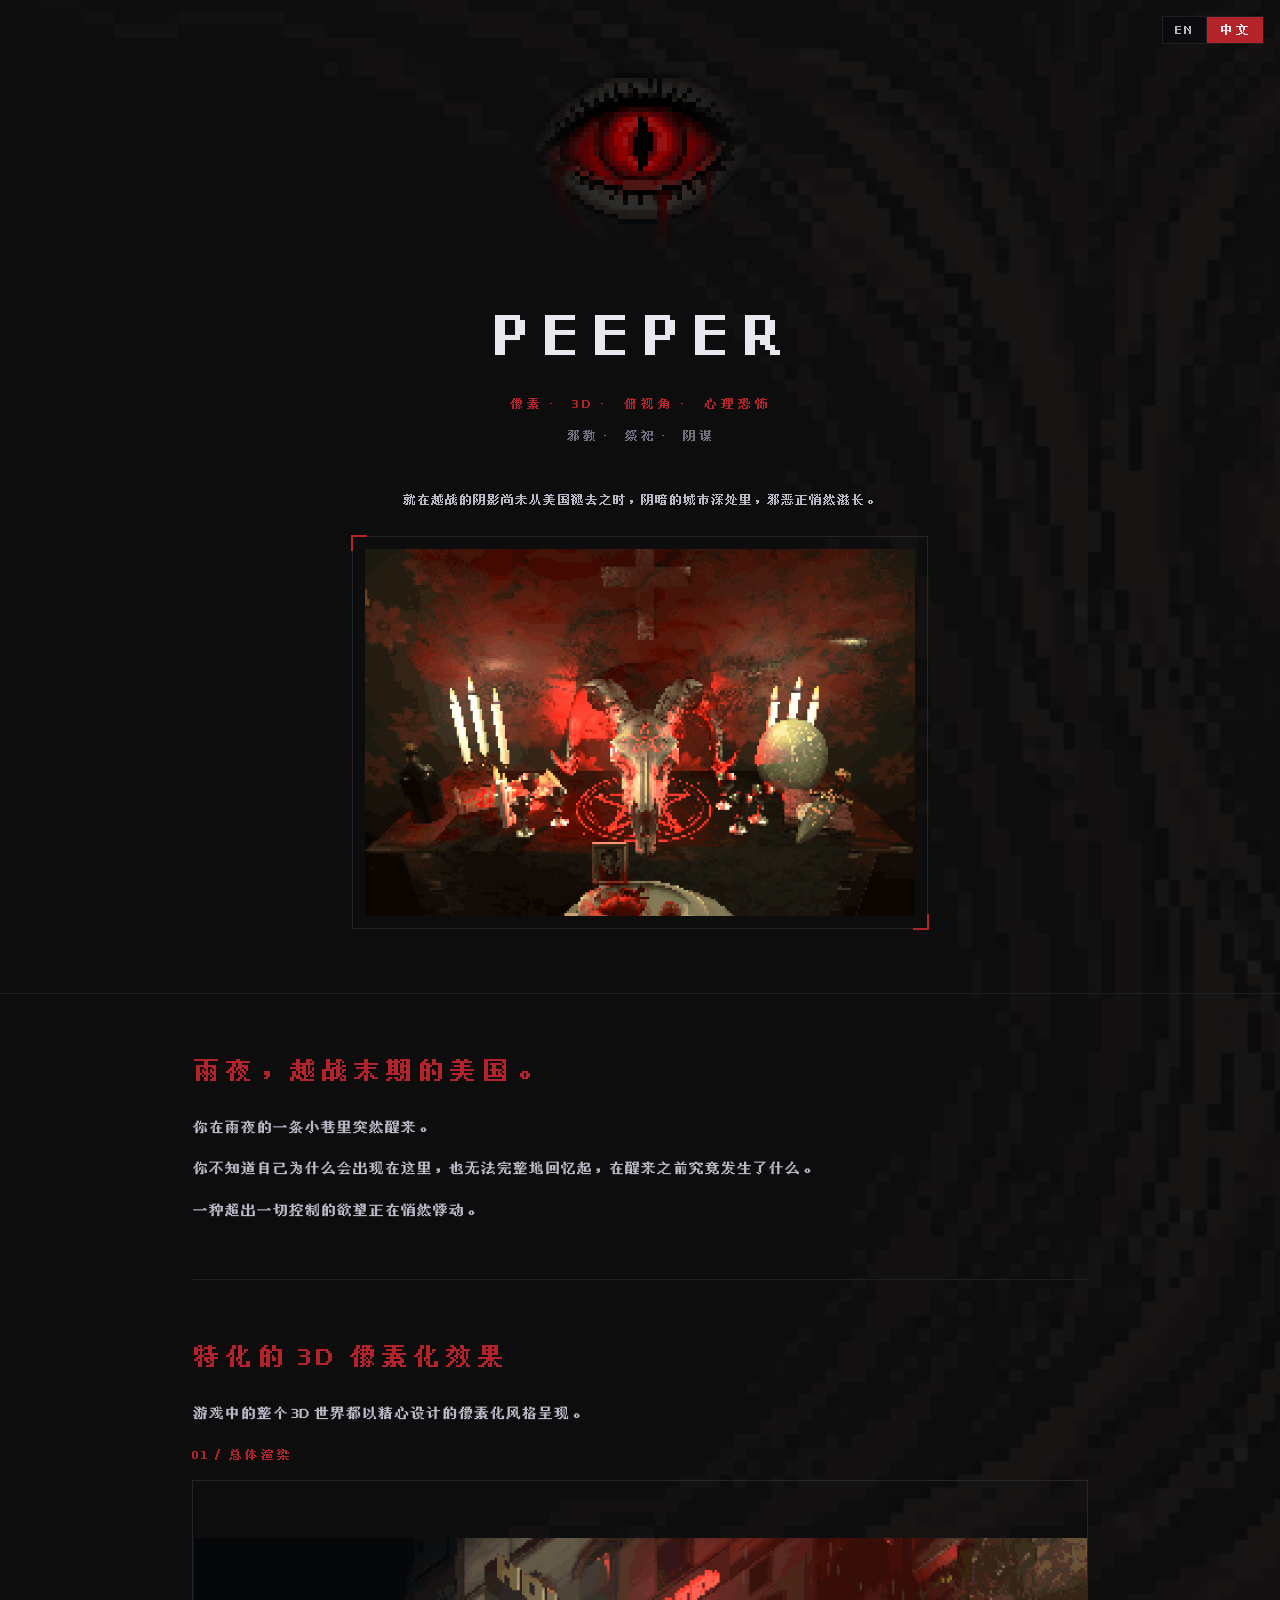
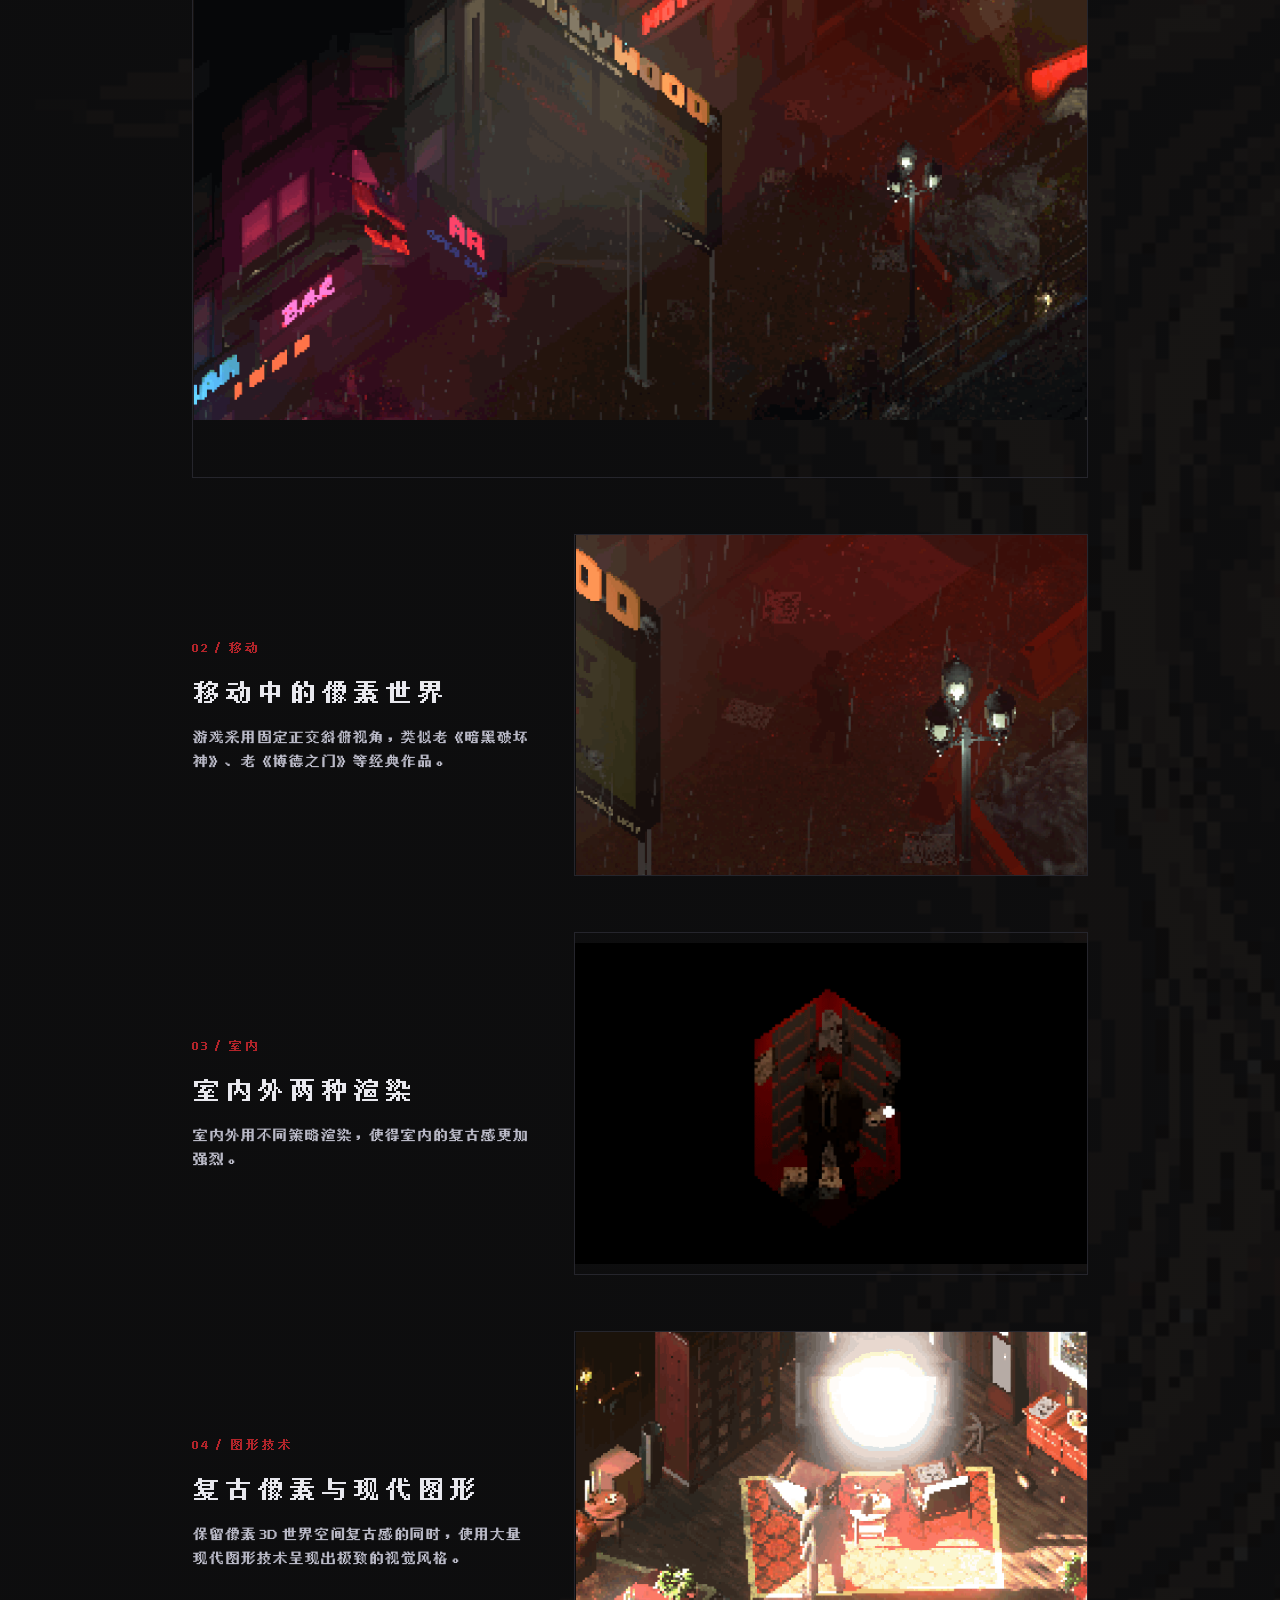
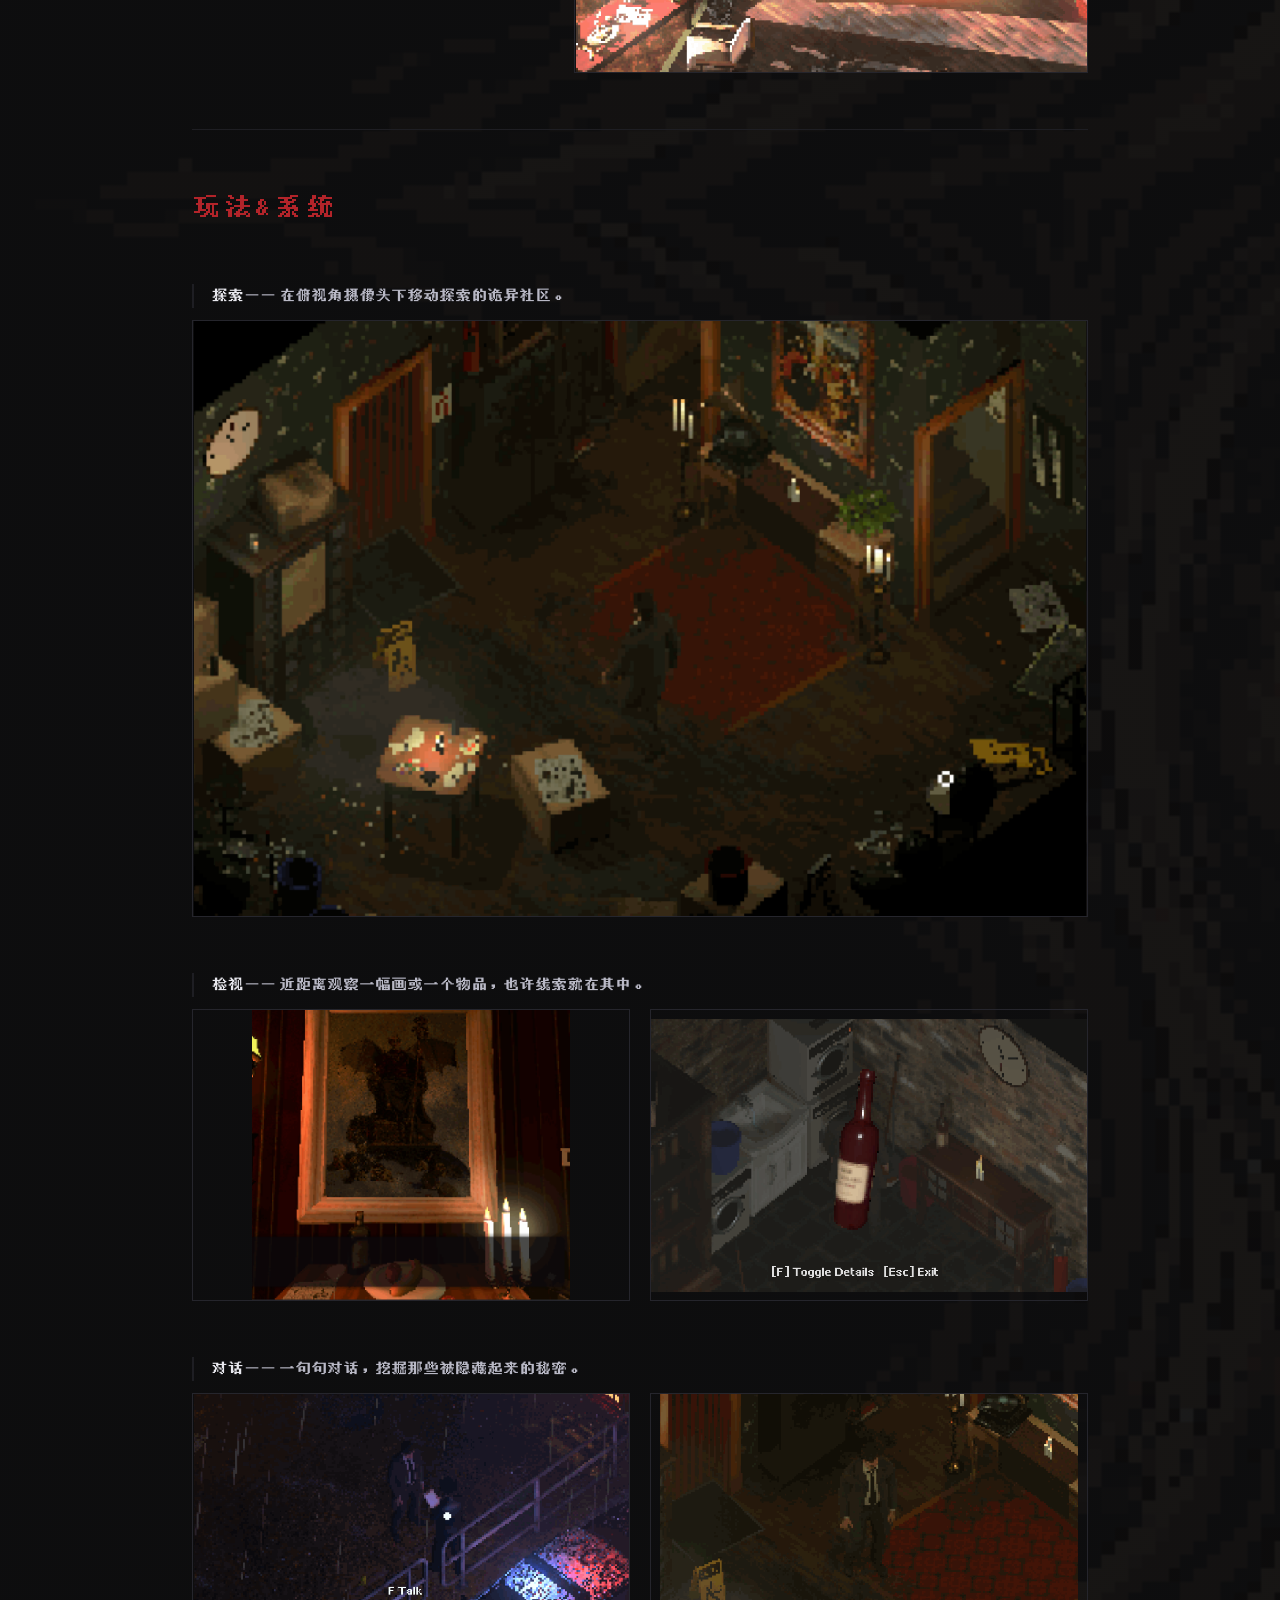
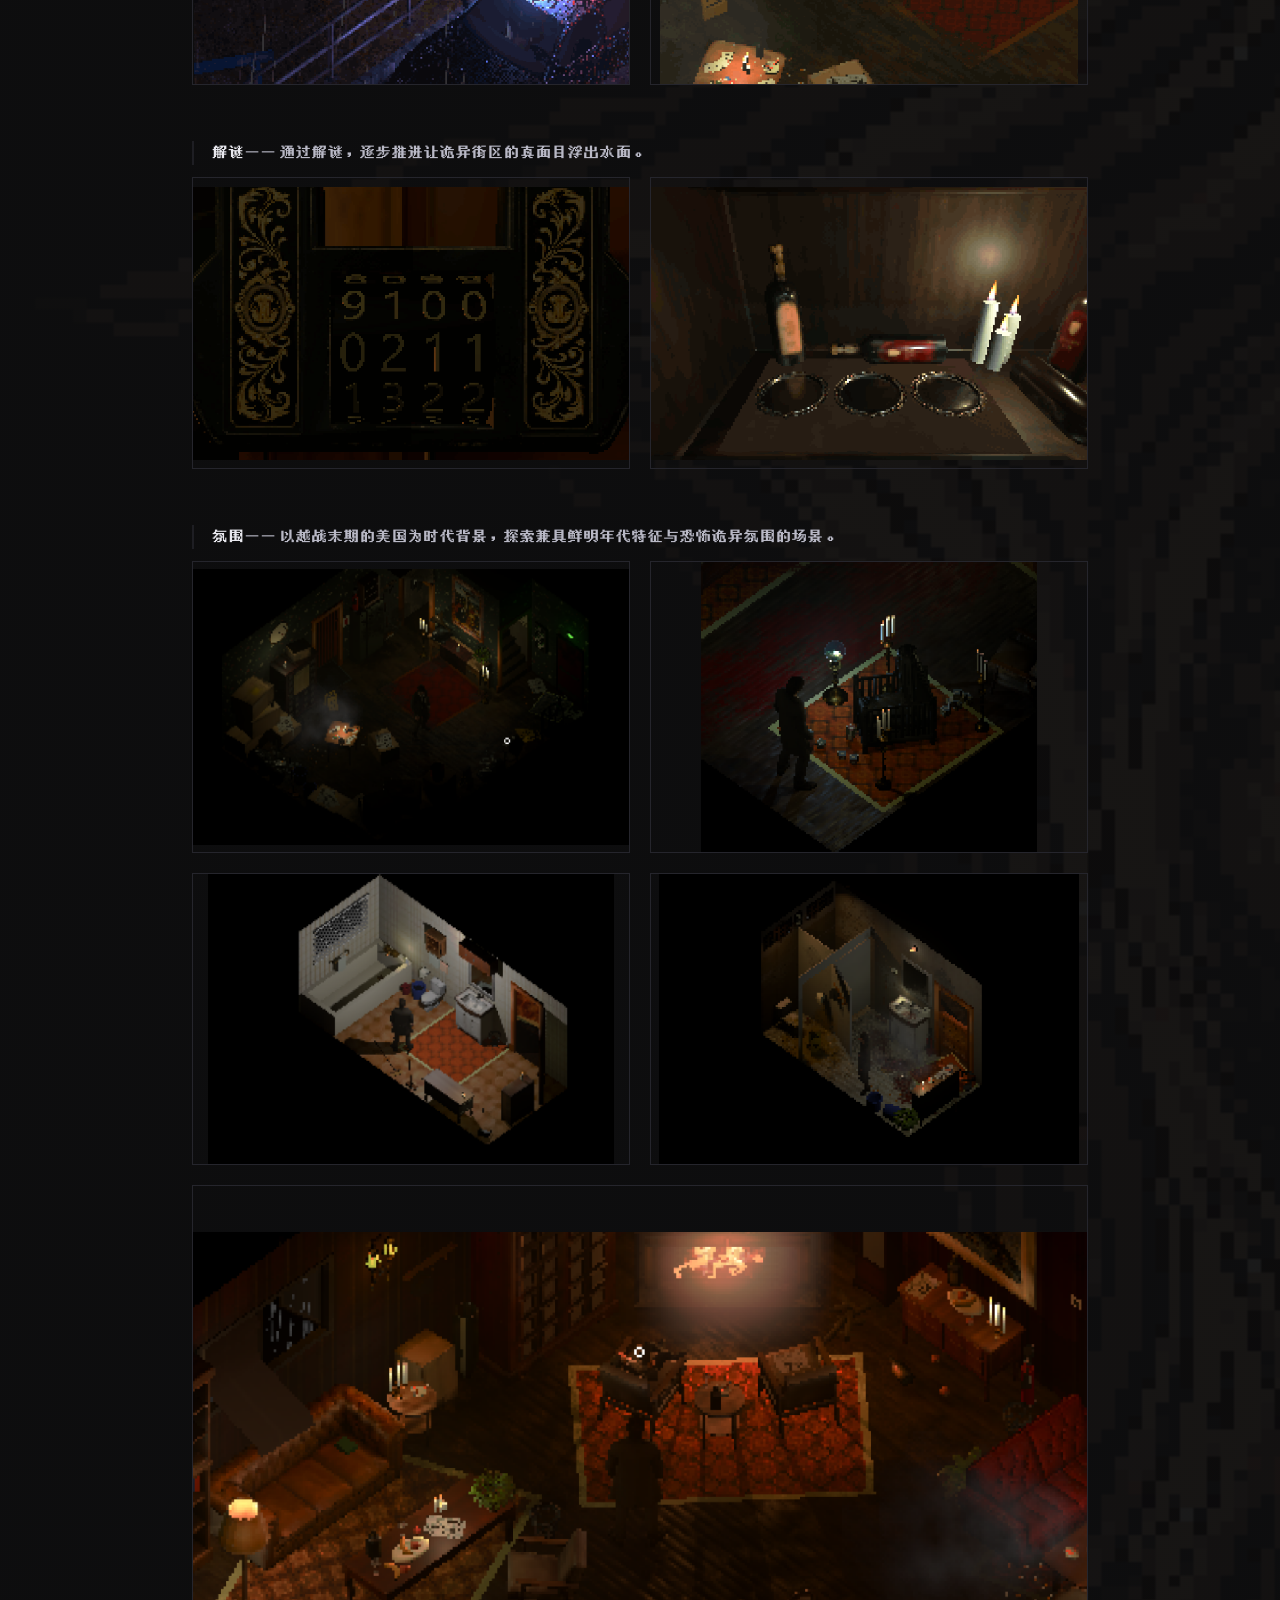
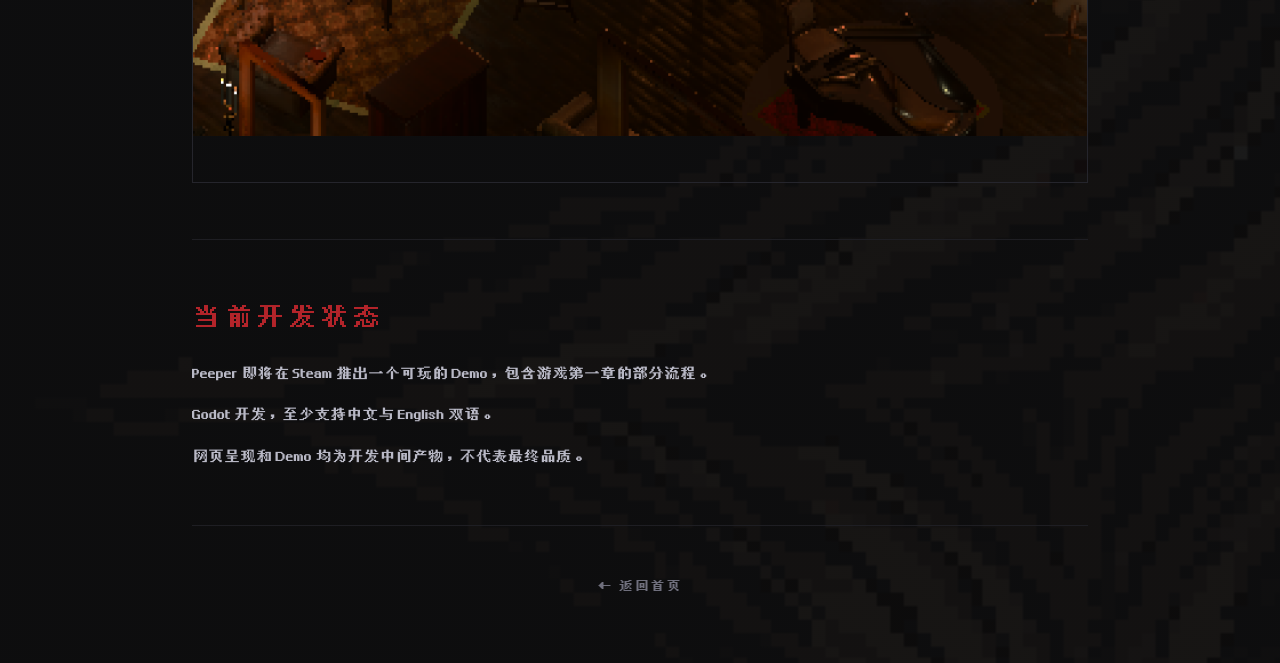
<file: zh/peeper/index.html>
<!DOCTYPE html>
<html lang="zh-CN">
<head>
    <meta charset="utf-8">
    <meta name="viewport" content="width=device-width, initial-scale=1">


    <title>Peeper — 像素 3D 心理恐怖游戏</title>
    <meta name="description" content="Peeper 是一款像素 3D 心理恐怖游戏：越战尾声的美国，一名失忆的男人在宵禁的城市里，被一场无法解除的饥渴引向一间酒吧。">
    <link rel="canonical" href="https://trocarworks.site/zh/peeper/">
    <link rel="alternate" hreflang="en" href="https://trocarworks.site/en/peeper/">
    <link rel="alternate" hreflang="zh-CN" href="https://trocarworks.site/zh/peeper/">
    <link rel="alternate" hreflang="x-default" href="https://trocarworks.site/en/peeper/">
    <link rel="preload" href="../../assets/fonts/Uranus_Pixel_11Px.woff2" as="font" type="font/woff2" crossorigin>
    <link rel="icon" type="image/png" sizes="32x32" href="../../assets/icons/peeper-favicon-32.png">
    <link rel="icon" type="image/png" sizes="64x64" href="../../assets/icons/peeper-favicon-64.png">
    <link rel="apple-touch-icon" href="../../assets/icons/peeper-apple-touch-icon.png">


    <link rel="stylesheet" href="../../assets/css/base.css">
    <link rel="stylesheet" href="../../assets/css/peeper.css">

    <script data-goatcounter="https://trocarworks.goatcounter.com/count"
            async src="//gc.zgo.at/count.js"></script>
</head>
<body>

    <nav class="lang-switch" aria-label="Language">
        <a href="../../en/peeper/" data-lang="en">EN</a>
        <a href="./" aria-current="page" data-lang="zh">中文</a>
    </nav>

    <header class="hero">
        <div class="eye" role="img"
             aria-label="Peeper 的标志：一只流着血泪的像素红眼，瞳孔会跟着鼠标转">
            <img src="../../assets/peeper/eye-base.png" width="237" height="237" alt="">
            <img class="eye-pupil" src="../../assets/peeper/eye-pupil.png" width="237" height="237" alt="">
        </div>
        <h1>PEEPER</h1>

        <p class="tagline">
            像素 · 3D · 俯视角 · 心理恐怖
        </p>

        <p class="themes">
            邪教 · 祭祀 · 阴谋
        </p>

        <p class="lede">
            就在越战的阴影尚未从美国褪去之时，阴暗的城市深处里，邪恶正悄然滋长。
        </p>

        <figure class="hero-frame">
            <img src="../../assets/peeper/altar_dark.gif"
                 alt="雨夜小巷动图">
        </figure>
    </header>

    <main>

        <section>
            <h2>
                雨夜，越战末期的美国。
            </h2>

            <p>
                你在雨夜的一条小巷里突然醒来。
            </p>
            <p>
                你不知道自己为什么会出现在这里，也无法完整地回忆起，在醒来之前究竟发生了什么。
            </p>
            <p>
                一种超出一切控制的欲望正在悄然悸动。
            </p>
        </section>

        <section>
            <h2>
                特化的 3D 像素化效果
            </h2>

            <p>
                游戏中的整个 3D 世界都以精心设计的像素化风格呈现。
            </p>

            <figure class="media">
                <figcaption class="step-label">
                    01 / 总体渲染
                </figcaption>
                <img src="../../assets/peeper/main_street.gif" width="1141" height="616"
                     alt="雨夜街巷的像素 3D 场景，霓虹招牌与路面积水" loading="lazy">
            </figure>

            <div class="step">
                <div class="step-text">
                    <p class="step-label">
                        02 / 移动
                    </p>
                    <h3 class="step-title">
                        移动中的像素世界
                    </h3>
                    <p class="step-desc">
                        游戏采用固定正交斜俯视角，类似老《暗黑破坏神》、老《博德之门》等经典作品。
                    </p>
                </div>
                <figure class="step-media">
                    <img src="../../assets/peeper/move_street.gif" width="720" height="480"
                         alt="角色在街巷中移动，像素随移动对齐网格" loading="lazy">
                </figure>
            </div>

            <div class="step">
                <div class="step-text">
                    <p class="step-label">
                        03 / 室内
                    </p>
                    <h3 class="step-title">
                        室内外两种渲染
                    </h3>
                    <p class="step-desc">
                        室内外用不同策略渲染，使得室内的复古感更加强烈。
                    </p>
                </div>
                <figure class="step-media">
                    <img src="../../assets/peeper/inside_building_1.gif" width="560" height="351"
                         alt="室内场景，采用与室外不同的渲染策略" loading="lazy">
                </figure>
            </div>

            <div class="step">
                <div class="step-text">
                    <p class="step-label">
                        04 / 图形技术
                    </p>
                    <h3 class="step-title">
                        复古像素与现代图形
                    </h3>
                    <p class="step-desc">
                        保留像素 3D 世界空间复古感的同时，使用大量现代图形技术呈现出极致的视觉风格。
                    </p>
                </div>
                <figure class="step-media">
                    <img src="../../assets/peeper/tech_1.gif" width="720" height="480"
                         alt="现代图形技术在像素画面中的表现" loading="lazy">
                </figure>
            </div>
        </section>

        <section>
            <h2>
                玩法&amp;系统
            </h2>

            <div class="feature">
                <p class="lead">
                    <b>探索</b>—— 在俯视角摄像头下移动探索的诡异社区。
                </p>
                <div class="media grid-2">
                    <figure class="span-2">
                        <img src="../../assets/peeper/interact_3.gif" width="720" height="480"
                             alt="俯视角下在社区里移动探索" loading="lazy">
                    </figure>
                </div>
            </div>

            <div class="feature">
                <p class="lead">
                    <b>检视</b>—— 近距离观察一幅画或一个物品，也许线索就在其中。
                </p>
                <div class="media grid-2">
                    <figure>
                        <img src="../../assets/peeper/interact_1.gif" width="698" height="638"
                             alt="近距离检视墙上的一幅画" loading="lazy">
                    </figure>
                    <figure>
                        <img src="../../assets/peeper/item_check.gif" width="699" height="438"
                             alt="物品检视界面，画面下方带操作提示" loading="lazy">
                    </figure>
                </div>
            </div>

            <div class="feature">
                <p class="lead">
                    <b>对话</b>—— 一句句对话，挖掘那些被隐藏起来的秘密。
                </p>
                <div class="media grid-2">
                    <figure>
                        <img src="../../assets/peeper/talk_1.gif" width="720" height="480"
                             alt="与角色对话的场景" loading="lazy">
                    </figure>
                    <figure>
                        <img src="../../assets/peeper/interact_2.gif" width="699" height="486"
                             alt="场景中的交互提示" loading="lazy">
                    </figure>
                </div>
            </div>

            <div class="feature">
                <p class="lead">
                    <b>解谜</b>—— 通过解谜，逐步推进让诡异街区的真面目浮出水面。
                </p>
                <div class="media grid-2">
                    <figure>
                        <img src="../../assets/peeper/puzzle_1.gif" width="699" height="438"
                             alt="解谜：需要拨号的机关" loading="lazy">
                    </figure>
                    <figure>
                        <img src="../../assets/peeper/puzzle_2.gif" width="699" height="438"
                             alt="解谜：桌上的酒瓶与蜡烛" loading="lazy">
                    </figure>
                </div>
            </div>

            <div class="feature">
                <p class="lead">
                    <b>氛围</b>—— 以越战末期的美国为时代背景，探索兼具鲜明年代特征与恐怖诡异氛围的场景。
                </p>
                <div class="media grid-2">
                    <figure>
                        <img src="../../assets/peeper/env_show_1.png" width="907" height="574"
                             alt="场景展示：雨夜中的街边房屋" loading="lazy">
                    </figure>
                    <figure>
                        <img src="../../assets/peeper/env_show_2.png" width="591" height="511"
                             alt="场景展示：室内房间的等距视角" loading="lazy">
                    </figure>
                    <figure>
                        <img src="../../assets/peeper/env_show_3.png" width="826" height="590"
                             alt="场景展示：另一处室内房间" loading="lazy">
                    </figure>
                    <figure>
                        <img src="../../assets/peeper/env_show_4.png" width="650" height="449"
                             alt="场景展示：室内陈设" loading="lazy">
                    </figure>
                    <figure class="span-2">
                        <img src="../../assets/peeper/env_show_5.png" width="1084" height="611"
                             alt="场景展示：整条街区" loading="lazy">
                    </figure>
                </div>
            </div>
        </section>

    </main>

    <main>
        <section>
            <h2>
                当前开发状态
            </h2>

            <p>
                Peeper 即将在 Steam 推出一个可玩的 Demo，包含游戏第一章的部分流程。
            </p>
            <p>
                Godot 开发，至少支持中文与 English 双语。
            </p>
            <p>
                网页呈现和 Demo 均为开发中间产物，不代表最终品质。
            </p>
        </section>
    </main>

    <footer class="site-footer">
        <a href="../">
            ← 返回首页
        </a>
    </footer>

    <script src="../../assets/js/eye-tracking.js" defer></script>

    <script src="../../assets/js/lang-switch.js" defer></script>
</body>
</html>
</file>
<file: assets/css/base.css>
/* ---------- 全站基座：像素字体、重置、双页共有的组件 ---------- */

/* Uranus Pixel 11Px —— Peeper 游戏本体的 UI 字体，取自游戏工程
Assets/fonts/Uranus_Pixel_11Px/，这里是原样副本，没有改动字形。

排这个字体前先量过：名字里的 11Px 指的是 ascent（实测 11.20），
而 em 画在 14 像素的网格上（1024 单位/em，网格步长 1024/14）。
所以字号取 14 的整数倍时，每个设计像素才正好等于整数个屏幕
像素，笔画是锐的；取别的值会被拉伸成非整数倍，中文笔画就糊了。
首页与 Peeper 页共用这一套规矩。 */
@font-face {
    font-family: "Uranus Pixel 11Px";
    src: url("../fonts/Uranus_Pixel_11Px.woff2") format("woff2"),
    url("../fonts/Uranus_Pixel_11Px.ttf") format("truetype");
    font-weight: 400;
    font-style: normal;
    font-display: swap;
}

/* 两页一致的设计变量；--fg 与各页专有 token 在 root.css / peeper.css 补 */
:root {
    color-scheme: dark;
    --bg: #0b0b0d;
    --body: #b9b9c6;
    --line: #1e1e23;
    --blood: #b3242a;
}

* {
box-sizing: border-box;
}

html {
    background: var(--bg);
}

body {
    margin: 0;
    background: var(--bg);
    color: var(--fg);
    font-family: "Uranus Pixel 11Px", system-ui, -apple-system, "Segoe UI", "Microsoft YaHei", sans-serif;
    font-size: 14px; /* 1 × 14 */
    line-height: 25px;
    /* 像素字体三件套：字距调整、连字、字形合成都会把字形挪到非整数位置
    或把轮廓拉宽，边缘就糊了，必须关掉。本字体只有 regular 一个字重，
    font-synthesis:none 会让加粗不再触发浏览器合成粗体，改由颜色区分层级。 */
    font-kerning: none;
    font-variant-ligatures: none;
    font-synthesis: none;
    text-rendering: geometricPrecision;
    -webkit-font-smoothing: none;
}

/* ---------- 语言切换（两页右上角同款） ---------- */
.lang-switch {
    position: fixed;
    top: 1rem;
    right: 1rem;
    z-index: 50;
    display: flex;
    background: rgba(11, 11, 13, 0.78);
    border: 1px solid var(--line);
}

.lang-switch a {
    text-decoration: none;
    color: var(--body);
    padding: 6px 12px;
    font: inherit;
    font-size: 14px; /* 1 × 14 */
    line-height: 14px;
    letter-spacing: 2px;
}

.lang-switch a + a {
    border-left: 1px solid var(--line);
}

.lang-switch a[aria-current="page"] {
    background: var(--blood);
    color: var(--fg);
}

.lang-switch a:hover:not([aria-current="page"]) {
    color: var(--fg);
}
</file>
<file: assets/css/root.css>
/* TROCAR Works 首页专属样式（配合 base.css） */

/* 页面专属 token（共有变量在 base.css） */
:root {
    --fg: #ececf1;
    --panel: #111114;
    --dim: #6f6f7d;
    --line-hi: #2c2c34;
    /* 品牌双色取自 logo 本身：纸面米白 + 笔画墨绿。
    工作室页用米白做强调，血色调留给 Peeper 的卡片。 */
    --cream: #efe9db;
}

/* body 特有：min-height（其余见 base.css） */
body {
    min-height: 100vh;
}

/* ---------- 首屏 ---------- */
.hero {
    position: relative;
    padding: 5.5rem 1.5rem 4rem;
    text-align: center;
    /* 光晕比视口宽（窄屏下是 130vw），不加裁剪会把文档撑出横向滚动条。
    裁在 hero 自己的边界上正好等于视口边界，而光晕到那里早已透明。 */
    overflow: hidden;
}

/* 冷色页面里唯一一处暖光，托住米白的 logo。 用 z-index: 0 + 内容层 z-index: 1，避免负层级在 有背景色的父元素下被吞掉的边界情况。 */
.hero::before {
    content: "";
    position: absolute;
    left: 50%;
    top: 40%;
    width: min(780px, 130vw);
    aspect-ratio: 1;
    transform: translate(-50%, -50%);
    background: radial-gradient(circle,
    rgba(239, 233, 219, 0.10),
    rgba(239, 233, 219, 0.028) 45%,
    transparent 70%);
    pointer-events: none;
    z-index: 0;
}

.hero > * {
    position: relative;
    z-index: 1;
}

/* 品牌锁定图：由 assets/brand/src/logo-src.jpg 抠底、改成米白而来， 生成步骤见 tools/logo-assets.py，换 logo 时重跑即可。 */
h1 {
    margin: 0;
}

h1 img {
    display: block;
    width: clamp(260px, 66vw, 400px);
    height: auto;
    margin: 0 auto;
    filter: drop-shadow(0 0 60px rgba(239, 233, 219, 0.13));
}

.kicker {
    margin: 2.25rem 0 0;
    color: var(--cream);
    font-size: 14px;         /* 1 × 14 */
    letter-spacing: 4px;
    text-indent: 4px;        /* 抵消行尾那个字距，让整行视觉居中 */
}

.kicker::before {
    content: "";
    display: block;
    width: 2.5rem;
    height: 1px;
    margin: 0 auto 1.5rem;
    background: linear-gradient(90deg, transparent, rgba(239, 233, 219, 0.5), transparent);
}

.lede {
    max-width: 32rem;
    margin: 1rem auto 0;
    color: var(--body);
}

/* ---------- 正文 ---------- */
main {
    max-width: 44rem;
    margin: 0 auto;
    padding: 0 1.5rem;
}

section {
    padding: 3.5rem 0;
    border-top: 1px solid var(--line);
}

h2 {
    margin: 0 0 1.75rem;
    color: var(--cream);
    font-size: 28px;         /* 2 × 14 */
    line-height: 42px;       /* 21 × 2 */
    letter-spacing: 4px;     /* 2 设计像素 */
    text-indent: 4px;
}

/* ---------- 作品卡片 ---------- */
.card {
    display: grid;
    grid-template-columns: 132px 1fr;
    gap: 2rem;
    align-items: center;
    padding: 2rem;
    background: var(--panel);
    border: 1px solid var(--line);
    color: inherit;
    text-decoration: none;
    transition: border-color 200ms ease, background-color 200ms ease, transform 200ms ease;
}

.card:hover, .card:focus-visible {
    border-color: var(--line-hi);
    background: #141418;
    transform: translateY(-2px);
}

.card:focus-visible {
    outline: 2px solid var(--cream);
    outline-offset: 4px;
}

/* 眼睛沿用 Peeper 首屏那套：不透明深灰底用径向遮罩化开， 外圈再补一层血色辉光。 */
.thumb img {
    display: block;
    width: 132px;
    height: auto;
    image-rendering: pixelated;
    filter: drop-shadow(0 0 34px rgba(179, 36, 42, 0.4));
    /* 渐隐比 Peeper 首屏收得更紧：那边眼睛占满整个首屏、底色无所谓，
    这里只有 132px，深灰底会把卡片面板顶出一块亮斑。 */
    -webkit-mask-image: radial-gradient(ellipse 60% 62% at 50% 50%, #000 28%, transparent 80%);
    mask-image: radial-gradient(ellipse 60% 62% at 50% 50%, #000 28%, transparent 80%);
    transition: filter 200ms ease;
}

.card:hover .thumb img, .card:focus-visible .thumb img {
    filter: drop-shadow(0 0 44px rgba(179, 36, 42, 0.62));
}

.card-title {
    display: block;
    color: var(--cream);
    font-size: 28px;         /* 2 × 14 */
    line-height: 42px;       /* 21 × 2 */
    letter-spacing: 4px;     /* 2 设计像素 */
    text-indent: 4px;
}

.card-meta {
    display: block;
    margin-top: 0.35rem;
    color: var(--dim);
    letter-spacing: 2px;
}

.badge {
    display: inline-block;
    margin-right: 0.6rem;
    padding: 0 6px;
    color: #d5565c;
    letter-spacing: 2px;
    border: 1px solid rgba(179, 36, 42, 0.55);
}

.card-desc {
    display: block;
    margin-top: 1rem;
    color: var(--body);
    max-width: 30rem;
}

.card-more {
    display: block;
    margin-top: 1.25rem;
    color: var(--cream);
    letter-spacing: 2px;
}

.card-more .arrow {
    display: inline-block;
    margin-left: 0.35rem;
    transition: transform 200ms ease;
}

.card:hover .arrow, .card:focus-visible .arrow {
    transform: translateX(4px);
}

/* ---------- 页脚 ---------- */
.site-footer {
    padding: 3rem 1.5rem 4rem;
    text-align: center;
    border-top: 1px solid var(--line);
}

.site-footer p {
    margin: 0;
    color: var(--dim);
    letter-spacing: 2px;
}

.site-footer .copy {
    margin-top: 0.5rem;
    color: #4d4d57;
    letter-spacing: 2px;
}

/* ---------- 入场 ---------- */
/* 只用 CSS 做错峰淡入：animation 的 both 负责首尾两帧， 基础规则里不写 opacity/transform，prefers-reduced-motion 下直接关掉动画也不会留下不可见的元素。 */ .reveal {
animation: rise 700ms cubic-bezier(0.22, 0.68, 0.24, 1) both;
}

.reveal-2 { animation-delay: 110ms; }

.reveal-3 { animation-delay: 210ms; }

.reveal-4 { animation-delay: 310ms; }

@keyframes rise {
    from { opacity: 0; transform: translateY(10px); }

    to   { opacity: 1; transform: none; }
}

/* ---------- 窄屏 ---------- */
@media (max-width: 560px) {
    .hero {
        padding: 4rem 1.25rem 3rem;
    }

    h1 img {
        width: clamp(220px, 62vw, 300px);
    }

    .card {
        grid-template-columns: 1fr;
        justify-items: center;
        gap: 1.5rem;
        padding: 2rem 1.5rem;
        text-align: center;
    }

    .thumb img {
        width: 112px;
    }

    .card-desc {
        margin-left: auto;
        margin-right: auto;
    }

    /* 窄屏上徽章会把「像素 · 3D · …」挤到下一行、行首留个孤零零的间隔号，
    干脆让它独占一行。 */
    .badge {
        display: block;
        width: fit-content;
        margin: 0 auto 0.4rem;
    }
}

@media (prefers-reduced-motion: reduce) {
    .reveal {
        animation: none;
    }

    .card,
    .thumb img,
    .card-more .arrow {
        transition: none;
    }
}
</file>
<file: assets/css/peeper.css>
/* Peeper 页专属样式（配合 base.css） */

/* 页面专属 token（共有变量在 base.css） */
:root {
    --fg: #e8e8ee;
}

/* body 特有：整页底纹。bg.png 的相对路径按本 css 文件位置解析，
无论页面在 /zh/ 还是 /zh/peeper/ 都指向同一份文件。 */
body {
    background: linear-gradient(rgba(11, 11, 13, 0.55), rgba(11, 11, 13, 0.55)), var(--bg) url("../peeper/bg.png") center top / 100% auto repeat-y;
}

/* ---------- 首屏 ---------- */
.hero {
    padding: 2rem 1.5rem 4rem;
    text-align: center;
    border-bottom: 1px solid var(--line);
}

.eye {
    position: relative;
    width: 237px;
    max-width: 55vw;
    margin: 0 auto;
    filter: drop-shadow(0 0 48px rgba(179, 36, 42, 0.45));
    -webkit-mask-image: radial-gradient(ellipse 60% 54% at 50% 50%, #000 46%, rgba(0, 0, 0, 0.35) 64%, transparent 78%);
    mask-image: radial-gradient(ellipse 60% 54% at 50% 50%, #000 46%, rgba(0, 0, 0, 0.35) 64%, transparent 78%);
}

.eye img {
    display: block;
    width: 100%;
    height: auto;
    image-rendering: pixelated;
}

.eye-pupil {
    position: absolute;
    top: 0;
    left: 0;
    will-change: transform;
}

h1 {
    margin: 1.75rem 0 0;
    font-size: 42px; /* 3 × 14 */
    font-weight: 700;
    line-height: 45px;
    letter-spacing: 6px;
    text-indent: 6px;
}

@media (min-width: 480px) {
    h1 {
        font-size: 56px;
        line-height: 60px;
        letter-spacing: 12px;
        text-indent: 12px;
    }
}

@media (min-width: 640px) {
    h1 {
        font-size: 70px;
        line-height: 75px;
        letter-spacing: 15px;
        text-indent: 15px;
    }
}

.tagline {
    margin: 1.25rem 0 0;
    color: var(--blood);
    font-size: 14px;
    letter-spacing: 3px;
}

.themes {
    margin: 0.5rem 0 0;
    color: #6f6f7d;
    font-size: 14px;
    letter-spacing: 2px;
}

.lede {
    max-width: 36rem;
    margin: 2.5rem auto 0;
    color: var(--body);
    font-size: 14px;
}

/* ---------- 正文 ---------- */
main {
    max-width: 59rem;
    margin: 0 auto;
    padding: 0 1.5rem;
}

main > section > p, main > section > .feature > p {
    max-width: 44rem;
}

section {
    padding: 3.5rem 0;
    border-bottom: 1px solid var(--line);
}

h2 {
    margin: 0 0 1.5rem;
    color: var(--blood);
    font-size: 28px; /* 2 × 14 */
    font-weight: 600;
    line-height: 42px;
    letter-spacing: 4px;
}

p {
    margin: 0 0 1.1rem;
    color: var(--body);
    font-size: 16px;
    line-height: 24px;
}

p:last-child {
    margin-bottom: 0;
}

strong {
    color: var(--fg);
}

cite {
    font-style: normal;
}

.quote-line {
    margin: 1.5rem 0;
    padding-left: 1.1rem;
    border-left: 2px solid var(--blood);
    color: #d6d6e2;
}

ul {
    margin: 0;
    padding: 0;
    list-style: none;
}

li {
    margin-bottom: 1.1rem;
    padding-left: 1.1rem;
    color: var(--body);
    border-left: 2px solid var(--line);
}

li:last-child {
    margin-bottom: 0;
}

li b {
    color: var(--fg);
    font-weight: 600;
}

/* ---------- 图文版式 ---------- */
figure.media {
    margin: 0.75rem 0 3rem;
}

figure.media figcaption, .step-label {
    margin: 0 0 0.75rem;
    color: var(--blood);
    font-size: 14px;
    letter-spacing: 2px;
}

.media img, .step-media img {
    display: block;
    width: 100%;
    height: auto;
    aspect-ratio: 3 / 2;
    object-fit: contain;
    background: transparent;
    border: 1px solid #25252c;
}

.step {
    display: grid;
    grid-template-columns: 40fr 60fr;
    gap: 2.5rem;
    align-items: center;
    margin-block: 3.5rem;
}

.step:last-child {
    margin-block-end: 0;
}

figure.step-media {
    margin: 0;
}

.step-title {
    margin: 0;
    color: var(--fg);
    font-size: 28px;
    font-weight: 600;
    line-height: 42px;
    letter-spacing: 4px;
}

.step-desc {
    margin: 0.75rem 0 0;
    color: var(--body);
}

.feature {
    margin-block: 3.5rem;
}

.feature:last-child {
    margin-block-end: 0;
}

.lead {
    margin-block: 0 0.75rem;
    padding-left: 1.1rem;
    color: var(--body);
    border-left: 2px solid var(--line);
}

.lead b {
    color: var(--fg);
    font-weight: 600;
}

.grid-2 {
    display: grid;
    grid-template-columns: 1fr 1fr;
    gap: 1.25rem;
}

.grid-2 figure {
    margin: 0;
}

.grid-2 .span-2 {
    grid-column: span 2;
}

.grid-2 img {
    display: block;
    width: 100%;
    aspect-ratio: 3 / 2;
    object-fit: contain;
    background: transparent;
    border: 1px solid #25252c;
}

/* ---------- 开场引言 ---------- */
.card {
    margin: 0;
    padding: 4.5rem 1.5rem;
    border-bottom: 1px solid var(--line);
}

.card-inner {
    max-width: 44rem;
    margin: 0 auto;
    padding: 0 1.5rem;
}

.card p {
    margin: 0 0 1.25rem;
    color: #d6d6e2;
}

.hero-frame {
    position: relative;
    max-width: 36rem;
    margin: 1.5rem auto 0;
    padding: 0.75rem;
    border: 1px solid #25252c;
}

.hero-frame::before, .hero-frame::after {
    content: "";
    position: absolute;
    width: 14px;
    height: 14px;
    border: 2px solid var(--blood);
}

.hero-frame::before {
    top: -2px;
    left: -2px;
    border-right: none;
    border-bottom: none;
}

.hero-frame::after {
    right: -2px;
    bottom: -2px;
    border-left: none;
    border-top: none;
}

.hero-frame img {
    display: block;
    width: 100%;
    height: auto;
}

.card cite {
    display: block;
    color: #6f6f7d;
    font-size: 14px;
    font-style: normal;
    letter-spacing: 2px;
}

/* ---------- 页脚 ---------- */
.site-footer {
    padding: 3rem 1.5rem 4rem;
    text-align: center;
}

.site-footer a {
    color: #6f6f7d;
    font-size: 14px;
    letter-spacing: 2px;
    text-decoration: none;
}

.site-footer a:hover {
    color: var(--blood);
}

/* 窄屏 */
@media (max-width: 47rem) {
    .step {
        grid-template-columns: 1fr;
        gap: 1.25rem;
        align-items: start;
    }

    .grid-2 {
        grid-template-columns: 1fr;
    }

    .grid-2 .span-2 {
        grid-column: auto;
    }
}

@media (max-width: 480px) {
    .hero {
        padding: 1.5rem 1.25rem 3rem;
    }

    .card {
        padding: 3rem 0;
    }

    .lang-switch {
        top: 0.5rem;
        right: 0.5rem;
    }
}
</file>
